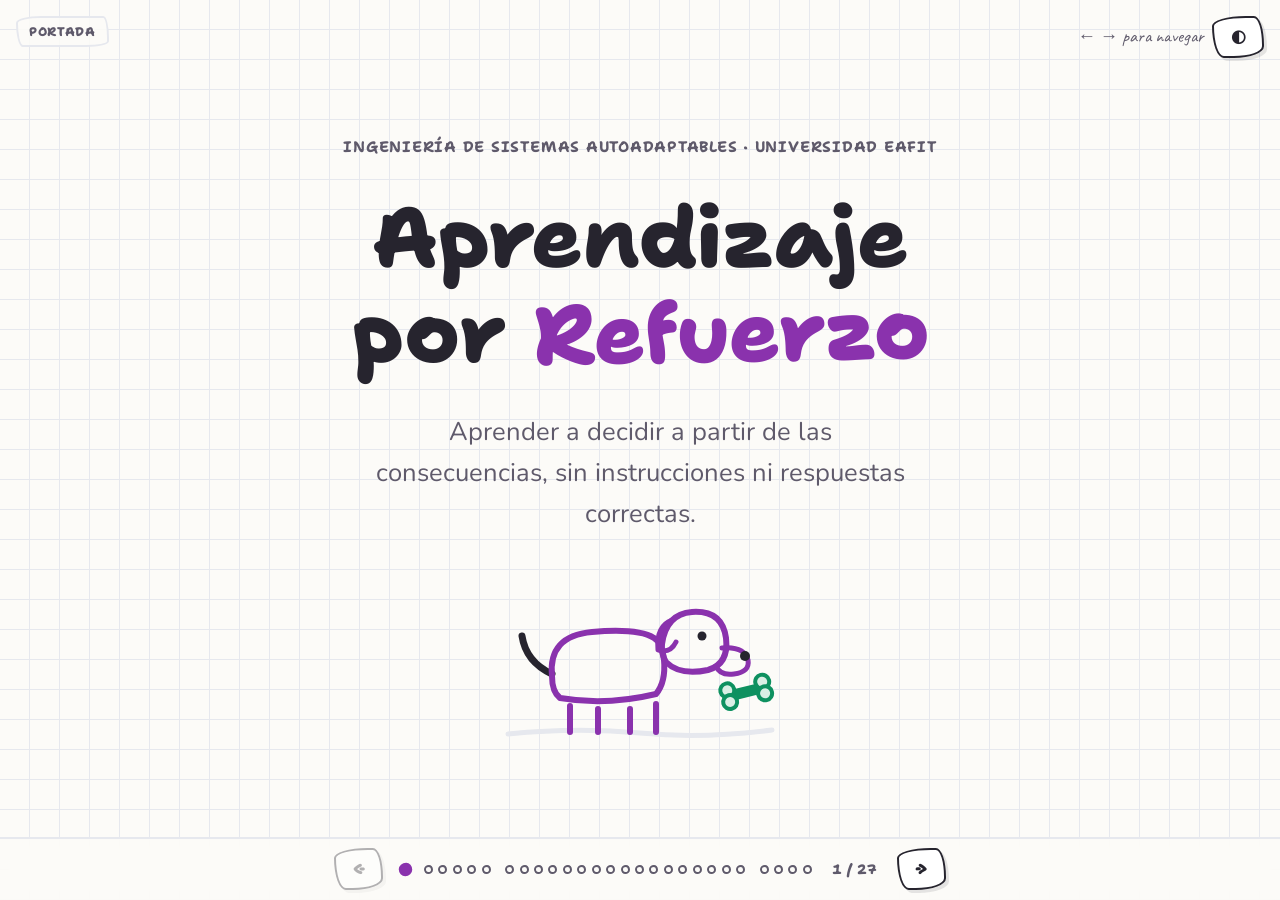
<file: presentacion/index.html>
<!doctype html>
<html lang="es" data-theme="light">
<head>
<meta charset="utf-8">
<meta name="viewport" content="width=device-width, initial-scale=1">
<title>Aprendizaje por Refuerzo</title>
<link rel="preconnect" href="https://fonts.googleapis.com">
<link rel="preconnect" href="https://fonts.gstatic.com" crossorigin>
<link rel="stylesheet" href="https://fonts.googleapis.com/css2?family=Caveat:wght@500;700&family=Nunito:ital,wght@0,400;0,700;0,900;1,600&family=Shantell+Sans:ital,wght@0,500;0,700;0,800;1,700&display=swap">
<link rel="stylesheet" href="sistema.css">
</head>
<body>

<script>
/* El visor de Artifacts envuelve esta página en su propio <html> (el
   data-theme="light" de la etiqueta <html> de arriba no es el elemento raíz
   real ahí, así que no sirve por sí solo) Y ADEMÁS, tras cargar, le hace un
   postMessage a la ventana padre preguntando el tema del cliente de Claude
   y REESCRIBE data-theme con la respuesta — de forma asíncrona, después de
   que cualquier script nuestro ya haya corrido una sola vez. Por eso fijar
   el valor una sola vez al cargar no basta: minutos o milisegundos después
   el visor lo pisa con "dark" si el cliente del usuario está en oscuro.
   Solución: vigilar el atributo y devolverlo a claro cada vez que alguien
   más lo cambie, hasta que la propia persona haga clic en el botón ◐ — a
   partir de ahí se respeta su elección y se deja de vigilar. */
(function () {
  var raiz = document.documentElement;
  var manual = false;

  function forzarClaro() {
    if (!manual && raiz.dataset.theme !== 'light') raiz.dataset.theme = 'light';
  }

  forzarClaro();
  new MutationObserver(forzarClaro).observe(raiz, { attributes: true, attributeFilter: ['data-theme'] });

  addEventListener('DOMContentLoaded', function () {
    document.getElementById('tema').addEventListener('click', function () {
      manual = true;
      var esOscuro = raiz.dataset.theme === 'dark';
      raiz.dataset.theme = esOscuro ? 'light' : 'dark';
    });
  });
})();
</script>

<div class="momento-actual" id="momentoActual">Portada</div>

<div class="pista">
  <span class="anotacion">← → para navegar</span>
  <button class="boton" id="tema" type="button" aria-label="Cambiar entre modo claro y oscuro">◐</button>
</div>

<div class="escenario" id="escenario">

<!-- ══════════ PORTADA ══════════ -->
<section class="lamina portada activa" data-momento="0" aria-label="Portada">
  <div class="lienzo">
    <p class="creditos">Ingeniería de Sistemas Autoadaptables · Universidad EAFIT</p>
    <h1>Aprendizaje<br>por <span class="destaca">Refuerzo</span></h1>
    <p class="subtitulo">Aprender a decidir a partir de las consecuencias, sin instrucciones ni respuestas correctas.</p>
    <div class="diagrama" style="max-width:min(300px, 42vw, 34vh);margin-inline:auto">
      <svg viewBox="0 0 300 190" role="img" aria-label="Un perro dibujado a mano junto a un premio">
        <path class="trazo" d="M18 168 q 70 -7 132 -1 t 132 -3" stroke="var(--rejilla)" stroke-width="5"/>
        <g class="menea">
          <path class="trazo" d="M62 108 q -26 -12 -30 -38" stroke="var(--tinta)" stroke-width="7"/>
        </g>
        <path class="trazo" d="M62 110 q -4 -40 40 -44 q 46 -4 62 6 q 8 4 10 22 q 2 22 -8 34 q -50 12 -96 4 q -8 -6 -8 -22 z"
              fill="var(--morado-lav)" stroke="var(--morado)" stroke-width="6"/>
        <path class="trazo" d="M80 140 v 26 M108 143 v 23 M140 143 v 23 M166 138 v 28" stroke="var(--morado)" stroke-width="6"/>
        <path class="trazo" d="M172 78 q 4 -30 30 -32 q 30 -2 34 26 q 3 26 -18 32 q -28 6 -42 -8 q -5 -8 -4 -18 z"
              fill="var(--morado-lav)" stroke="var(--morado)" stroke-width="6"/>
        <path class="trazo" d="M182 54 q -16 6 -14 30 q 12 4 18 -8" fill="var(--morado)" stroke="var(--morado)" stroke-width="5"/>
        <path class="trazo" d="M232 82 q 22 -2 26 12 q 2 12 -14 14 q -14 2 -18 -8" fill="var(--papel-alto)" stroke="var(--morado)" stroke-width="5"/>
        <circle cx="255" cy="90" r="5" fill="var(--tinta)"/>
        <circle cx="212" cy="70" r="4.5" fill="var(--tinta)"/>
        <!-- El hueso va justo delante del hocico (el perro mira a la derecha),
             no bajo la cola. Centrado en ~(256,126), el morro está en (255,90). -->
        <g transform="translate(230,120) rotate(-14)">
          <path class="trazo" d="M6 12 h 34" stroke="var(--verde)" stroke-width="11"/>
          <circle cx="6"  cy="6"  r="7" fill="var(--verde-lav)" stroke="var(--verde)" stroke-width="4"/>
          <circle cx="6"  cy="18" r="7" fill="var(--verde-lav)" stroke="var(--verde)" stroke-width="4"/>
          <circle cx="42" cy="6"  r="7" fill="var(--verde-lav)" stroke="var(--verde)" stroke-width="4"/>
          <circle cx="42" cy="18" r="7" fill="var(--verde-lav)" stroke="var(--verde)" stroke-width="4"/>
        </g>
      </svg>
    </div>
  </div>
</section>

<!-- ══════════ MOMENTO 1 ══════════ -->
<section class="lamina divisor" data-momento="1" aria-label="Momento 1">
  <div class="lienzo">
    <span class="numero">1</span>
    <h2>Tres formas<br>de aprender</h2>
    <p class="lema">Empezamos por dos que quizás ya conozcas, el supervisado y el no supervisado, y una tercera que seguramente no, el refuerzo. Verlas juntas es la forma más rápida de entender qué distingue a esta última.</p>
  </div>
</section>

<section class="lamina" data-momento="1" aria-label="Los tres tipos de aprendizaje">
  <div class="lienzo lienzo--ancho">
    <h2 class="titulo-lamina">Tres formas de aprender
      <span class="sub">Cada familia responde a una pregunta distinta; la tercera es la que nos ocupa hoy.</span>
    </h2>
    <div class="tres">
      <article class="caja" data-color="azul" style="color:var(--azul)">
        <svg class="icono" viewBox="0 0 120 76" role="img" aria-label="Puntos etiquetados y una marca de acierto">
          <path class="trazo" d="M14 60 q 40 -46 92 -44" stroke="var(--azul)" stroke-width="4.5"/>
          <circle cx="30" cy="30" r="8" fill="var(--azul)"/>
          <circle cx="52" cy="20" r="8" fill="var(--azul)"/>
          <circle cx="42" cy="58" r="8" fill="none" stroke="var(--azul)" stroke-width="4"/>
          <circle cx="76" cy="56" r="8" fill="none" stroke="var(--azul)" stroke-width="4"/>
          <path class="trazo" d="M92 22 l 7 8 l 14 -17" stroke="var(--verde)" stroke-width="5"/>
        </svg>
        <span class="etiqueta">Supervisado</span>
        <h3>Con respuestas</h3>
        <p>Miles de ejemplos <em>ya resueltos</em>. El modelo aprende a reproducir la etiqueta correcta.</p>
        <p class="pregunta">«¿Qué es esto?»</p>
      </article>

      <article class="caja caja--b" data-color="naranja" style="color:var(--naranja)">
        <svg class="icono" viewBox="0 0 120 76" role="img" aria-label="Dos grupos de puntos rodeados">
          <path class="trazo" d="M12 34 q 4 -22 24 -20 q 20 2 18 22 q -2 18 -22 18 q -22 0 -20 -20 z" stroke="var(--naranja)" stroke-width="4.5"/>
          <path class="trazo" d="M66 46 q 2 -26 24 -24 q 22 2 20 22 q -2 18 -22 18 q -24 0 -22 -16 z" stroke="var(--naranja)" stroke-width="4.5"/>
          <circle cx="26" cy="30" r="5.5" fill="var(--naranja)"/>
          <circle cx="40" cy="38" r="5.5" fill="var(--naranja)"/>
          <circle cx="32" cy="44" r="5.5" fill="var(--naranja)"/>
          <circle cx="82" cy="42" r="5.5" fill="var(--naranja)"/>
          <circle cx="94" cy="50" r="5.5" fill="var(--naranja)"/>
          <circle cx="86" cy="56" r="5.5" fill="var(--naranja)"/>
        </svg>
        <span class="etiqueta">No supervisado</span>
        <h3>Sin respuestas</h3>
        <p>Solo datos, ninguna etiqueta. Busca por su cuenta <em>qué se parece a qué</em>.</p>
        <p class="pregunta">«¿Qué hay aquí dentro?»</p>
      </article>

      <article class="caja caja--c" data-color="morado" style="color:var(--morado)">
        <svg class="icono" viewBox="0 0 120 76" role="img" aria-label="Un rastro que avanza hacia una estrella">
          <path class="trazo flujo" d="M10 64 q 24 6 36 -12 q 12 -18 32 -10" stroke="var(--morado)" stroke-width="4.5"/>
          <circle cx="10" cy="64" r="6" fill="var(--morado)"/>
          <circle cx="46" cy="52" r="5" fill="var(--morado)" opacity=".55"/>
          <circle cx="78" cy="42" r="5" fill="var(--morado)" opacity=".8"/>
          <path d="M99 6 l 4.5 10.5 l 11.5 1 l -8.7 7.8 l 2.6 11.3 l -9.9 -6.1 l -9.9 6.1 l 2.6 -11.3 l -8.7 -7.8 l 11.5 -1 z"
                fill="var(--amarillo)" stroke="var(--tinta)" stroke-width="2.5" stroke-linejoin="round"/>
        </svg>
        <span class="etiqueta">Por refuerzo</span>
        <h3>Con consecuencias</h3>
        <p>Nadie da la respuesta. Prueba, recibe premio o castigo, y <em>ajusta su conducta</em>.</p>
        <p class="pregunta">«¿Qué me conviene hacer?»</p>
      </article>
    </div>
  </div>
</section>

<section class="lamina" data-momento="1" aria-label="Qué comparten el aprendizaje supervisado y el no supervisado">
  <div class="lienzo lienzo--ancho">
    <h2 class="titulo-lamina">Qué comparten el supervisado y el no supervisado
      <span class="sub">Se diferencian en si hay etiquetas o no, pero comparten tres supuestos de fondo que el refuerzo rompe.</span>
    </h2>
    <div class="dos">
      <article class="caja" data-color="azul">
        <span class="etiqueta" style="color:var(--azul)">Supervisado y no supervisado</span>
        <ul class="lista lista--azul">
          <li>Los datos <b>ya existen</b> y están quietos en una tabla.</li>
          <li>Acierte o falle, <b>ve exactamente los mismos datos después</b>: nada de lo que haga cambia lo que le toca ver.</li>
          <li><b>El orden da igual</b>: barajar el dataset no altera nada.</li>
        </ul>
      </article>
      <article class="caja caja--b" data-color="morado">
        <span class="etiqueta" style="color:var(--morado)">Por refuerzo</span>
        <ul class="lista">
          <li>El agente <b>fabrica sus propios datos</b> con cada decisión.</li>
          <li>Lo que hace hoy <b>determina qué verá mañana</b>.</li>
          <li><b>El orden lo es todo</b>: si mueves las decisiones de lugar, cambias lo que pasa después.</li>
        </ul>
      </article>
    </div>
    <p class="anotacion" style="text-align:center">Por eso no es «un tercer algoritmo»: es otro tipo de problema.</p>
  </div>
</section>

<section class="lamina" data-momento="1" aria-label="Feedback instructivo frente a evaluativo">
  <div class="lienzo lienzo--ancho">
    <h2 class="titulo-lamina">Feedback instructivo frente a evaluativo
      <span class="sub">No está en los datos, sino en lo que recibe de vuelta el que aprende. El refuerzo recibe una <b>nota</b> sobre lo que hizo (evaluativo); los otros dos reciben la respuesta o nada, pero nunca una nota que lo empuje a explorar.</span>
    </h2>
    <div class="dos">
      <article class="caja" data-color="azul">
        <span class="etiqueta" style="color:var(--azul)">Instructivo · o sin señal</span>
        <h3>«La respuesta era: gato»</h3>
        <p>El <b>supervisado</b> recibe la respuesta correcta, ya resuelta. El <b>no supervisado</b> no recibe ninguna: solo busca estructura en los datos. En ninguno de los dos el que aprende descubre algo <b>probando</b>.</p>
        <p class="pregunta" style="color:var(--azul)">No hace falta explorar.</p>
      </article>
      <article class="caja caja--b" data-color="morado">
        <span class="etiqueta" style="color:var(--morado)">Evaluativo</span>
        <h3>«Eso valió 3 puntos»</h3>
        <p>Así aprende el <b>refuerzo</b>: te puntúan lo que hiciste, y callan sobre si existía algo mejor. Solo juzga, no enseña.</p>
        <p class="pregunta" style="color:var(--morado)">¿Habrá algo que valga 10?</p>
      </article>
    </div>
    <div class="caja" data-color="amarillo" style="transform:rotate(-.3deg)">
      <p><span class="resalta">La única forma de averiguarlo es probar.</span> Por eso la exploración no es un añadido opcional del algoritmo, sino una consecuencia de recibir notas en vez de respuestas. Se retoma más adelante.</p>
    </div>
  </div>
</section>

<section class="lamina" data-momento="1" aria-label="El bucle entre agente y entorno">
  <div class="lienzo lienzo--ancho">
    <h2 class="titulo-lamina">El bucle que se ejecuta en el Aprendizaje por Refuerzo
      <span class="sub">El agente actúa, el entorno responde y el agente aprende; el ciclo se repite miles de veces.</span>
    </h2>
    <div class="diagrama">
      <svg viewBox="0 0 900 430" role="img" aria-label="El agente ejecuta una acción sobre el entorno, y el entorno le devuelve un nuevo estado y una recompensa">
        <defs>
          <marker id="pta-morado" viewBox="0 0 12 12" refX="9" refY="6" markerWidth="6" markerHeight="6" orient="auto-start-reverse">
            <path d="M1 1 L11 6 L1 11 z" fill="var(--morado)"/>
          </marker>
          <marker id="pta-azul" viewBox="0 0 12 12" refX="9" refY="6" markerWidth="6" markerHeight="6" orient="auto-start-reverse">
            <path d="M1 1 L11 6 L1 11 z" fill="var(--azul)"/>
          </marker>
        </defs>
        <text class="rotulo" x="450" y="56" text-anchor="middle" font-size="32" fill="var(--morado)">acción</text>
        <text class="rotulo-min" x="450" y="92" text-anchor="middle" font-size="26" fill="var(--tinta-suave)">«giro a la izquierda»</text>
        <path class="trazo flujo" d="M334 188 C 400 104, 500 104, 560 186"
              stroke="var(--morado)" stroke-width="6" marker-end="url(#pta-morado)"/>
        <g transform="rotate(-0.6 195 222)">
          <rect x="60" y="162" width="270" height="120" rx="26" fill="var(--morado-lav)" stroke="var(--morado)" stroke-width="6"/>
          <text class="rotulo" x="195" y="214" text-anchor="middle" font-size="40" fill="var(--tinta)">AGENTE</text>
          <text class="rotulo-min" x="195" y="250" text-anchor="middle" font-size="27" fill="var(--tinta-suave)">el que aprende</text>
        </g>
        <g transform="rotate(0.6 705 222)">
          <rect x="570" y="162" width="270" height="120" rx="26" fill="var(--azul-lav)" stroke="var(--azul)" stroke-width="6"/>
          <text class="rotulo" x="705" y="214" text-anchor="middle" font-size="40" fill="var(--tinta)">ENTORNO</text>
          <text class="rotulo-min" x="705" y="250" text-anchor="middle" font-size="27" fill="var(--tinta-suave)">el mundo</text>
        </g>
        <path class="trazo flujo" d="M566 256 C 500 340, 400 340, 340 258"
              stroke="var(--azul)" stroke-width="6" marker-end="url(#pta-azul)"/>
        <text class="rotulo" x="450" y="384" text-anchor="middle" font-size="32"><tspan fill="var(--azul)">nuevo estado</tspan><tspan fill="var(--tinta-suave)"> + </tspan><tspan fill="var(--verde)">recompensa</tspan></text>
        <text class="rotulo-min" x="450" y="418" text-anchor="middle" font-size="26" fill="var(--tinta-suave)">«dónde estoy · qué tal lo hice»</text>
      </svg>
    </div>
    <div class="cuatro">
      <article class="caja" data-color="azul"><h3 style="color:var(--azul)">Estado · s</h3><p>Lo que el agente ve del mundo ahora mismo.</p></article>
      <article class="caja caja--b" data-color="morado"><h3 style="color:var(--morado)">Acción · a</h3><p>Lo que puede hacer desde ese estado.</p></article>
      <article class="caja caja--c" data-color="verde"><h3 style="color:var(--verde)">Recompensa · r</h3><p>Un número. Ni explicación, ni instrucciones.</p></article>
      <article class="caja" data-color="amarillo"><h3 style="color:var(--amarillo)">Política · π</h3><p>Su forma de decidir: de estado a acción.</p></article>
    </div>
  </div>
</section>

<!-- ══════════ MOMENTO 2 ══════════ -->
<section class="lamina divisor" data-momento="2" aria-label="Momento 2">
  <div class="lienzo">
    <span class="numero">2</span>
    <h2>Por dentro</h2>
    <p class="lema">En el Momento 1 vimos <em>qué</em> es el bucle agente–entorno. Ahora vamos a <em>resolverlo</em>: cómo hace el agente para encontrar la mejor forma de decidir. Se llega en tres pasos encadenados.</p>
  </div>
</section>

<section class="lamina" data-momento="2" aria-label="Qué problema resuelve el aprendizaje por refuerzo">
  <div class="lienzo lienzo--ancho">
    <h2 class="titulo-lamina">¿Qué intenta resolver?
      <span class="sub">Dicho brevemente, <b>encontrar por prueba y error la mejor secuencia de decisiones para lograr un objetivo</b>, sin que nadie diga de antemano cuál es la decisión correcta en cada paso.</span>
    </h2>
    <p class="anotacion" style="text-align:center">Parece sencillo, pero esconde <b>tres dificultades</b>; todo lo que sigue responde a cada una.</p>
    <div class="tres">
      <article class="caja" data-color="amarillo">
        <span class="etiqueta" style="color:var(--amarillo)">Dificultad 1</span>
        <h3>El resultado llega tarde</h3>
        <p>Pierdes la partida de ajedrez en la jugada 60, pero el error estuvo en la 12. Entre esas dos tomaste 48 decisiones más. <b>¿Cuál de todas fue la mala?</b></p>
        <p class="pregunta" style="color:var(--amarillo)">→ Habrá que medir el futuro, no solo el premio de ahora.</p>
      </article>
      <article class="caja caja--b" data-color="naranja">
        <span class="etiqueta" style="color:var(--naranja)">Dificultad 2</span>
        <h3>Nadie dice si había algo mejor</h3>
        <p>Solo le puntúan lo que hizo. Si se limita a repetir lo que ya le funciona, <b>nunca descubrirá que existía una opción superior.</b></p>
        <p class="pregunta" style="color:var(--naranja)">→ Habrá que obligarlo a probar de vez en cuando.</p>
      </article>
      <article class="caja caja--c" data-color="azul">
        <span class="etiqueta" style="color:var(--azul)">Dificultad 3</span>
        <h3>No conoce las reglas del mundo</h3>
        <p>Nadie le entrega un manual: no sabe a dónde lo llevará cada acción hasta que la prueba. <b>Tiene que deducirlo actuando.</b></p>
        <p class="pregunta" style="color:var(--azul)">→ Habrá que aprender jugando, sin manual.</p>
      </article>
    </div>
  </div>
</section>

<section class="lamina" data-momento="2" aria-label="El plan del momento 2">
  <div class="lienzo lienzo--ancho">
    <h2 class="titulo-lamina">El plan: tres pasos
      <span class="sub">Todo lo que viene responde a una sola pregunta: <b>¿cómo encuentra el agente la mejor forma de decidir?</b> No se llega de un salto, sino en tres pasos que dependen uno del otro.</span>
    </h2>
    <div class="tres">
      <article class="caja" data-color="azul">
        <span class="etiqueta" style="color:var(--azul)">Paso 1</span>
        <h3>Escribir el mundo</h3>
        <p>Sin un lenguaje matemático para describir el problema, no hay nada que resolver. Aquí aparecen <b>Markov</b> y el <b>MDP</b>.</p>
      </article>
      <article class="caja caja--b" data-color="verde">
        <span class="etiqueta" style="color:var(--verde)">Paso 2</span>
        <h3>Medir qué es «bueno»</h3>
        <p>Para comparar dos formas de decidir hay que poder puntuarlas. Aquí aparecen el <b>retorno</b>, el <b>valor</b> y <b>Bellman</b>.</p>
      </article>
      <article class="caja caja--c" data-color="morado">
        <span class="etiqueta" style="color:var(--morado)">Paso 3</span>
        <h3>Encontrar la mejor</h3>
        <p>Ya se puede buscar. Dos caminos, según conozcas o no las reglas del mundo: <b>con mapa</b>, o <b>aprendiendo de la experiencia</b>.</p>
      </article>
    </div>
    <p class="anotacion" style="text-align:center">Cada lámina que sigue lleva marcado a qué paso pertenece.</p>
  </div>
</section>

<section class="lamina" data-momento="2" aria-label="La propiedad de Markov">
  <div class="lienzo lienzo--ancho">
    <h2 class="titulo-lamina">Paso 1 · La propiedad de Markov
      <span class="sub">Para resolver el problema hay que poder escribirlo. Obstáculo: si el futuro dependiera de <em>todo</em> lo ocurrido desde el principio, no habría forma de calcular nada. Esta suposición lo vuelve manejable.</span>
    </h2>
    <div class="caja" data-color="azul" style="transform:rotate(.25deg)">
      <p class="formula formula--peq">
        P(<span class="v-estado">s<sub>t+1</sub></span> | <span class="v-estado">s<sub>t</sub></span>)
        &nbsp;=&nbsp;
        P(<span class="v-estado">s<sub>t+1</sub></span> | <span class="v-estado">s<sub>1</sub></span>, <span class="v-estado">s<sub>2</sub></span>, …, <span class="v-estado">s<sub>t</sub></span>)
      </p>
    </div>
    <div class="dos">
      <article class="caja" data-color="azul">
        <h3 style="color:var(--azul)">Qué es cada símbolo</h3>
        <div class="leyenda">
          <div><b>P(…)</b><span>La probabilidad de que ocurra lo de dentro.</span></div>
          <div><b>|</b><span>«sabiendo que»: lo que va detrás es lo que ya conoces.</span></div>
          <div><b>s<sub>t</sub></b><span>El estado en el instante actual.</span></div>
          <div><b>s<sub>t+1</sub></b><span>El estado en el instante siguiente.</span></div>
          <div><b>s<sub>1</sub>…s<sub>t</sub></b><span>Toda la historia, del inicio hasta ahora.</span></div>
        </div>
      </article>
      <article class="caja caja--b" data-color="amarillo">
        <h3 style="color:var(--amarillo)">Qué dice la ecuación</h3>
        <p>Izquierda: probabilidad del siguiente estado <b>sabiendo solo el presente</b>. Derecha: la misma, <b>sabiendo toda la historia</b>. <span class="resalta">El «=» afirma que son idénticas</span>. El pasado no aporta nada que el presente no diga ya.</p>
      </article>
    </div>
  </div>
</section>

<section class="lamina" data-momento="2" aria-label="Markov en la práctica">
  <div class="lienzo lienzo--ancho">
    <h2 class="titulo-lamina">Paso 1 · Markov, en la práctica
      <span class="sub">Si los dos lados de la ecuación dan lo mismo, se cumple Markov y basta con el presente. Si dan distinto, falta información en el estado. La misma pelota sirve para los dos casos.</span>
    </h2>
    <div class="dos">
      <article class="caja" data-color="naranja">
        <h3 style="color:var(--naranja)">Los dos lados NO coinciden</h3>
        <p>El estado es <b>solo la posición</b> de una pelota en el aire. Con eso no puedes predecir dónde estará dentro de un segundo, pero viendo los instantes anteriores sí, porque deducirías hacia dónde iba.</p>
        <p class="pregunta" style="color:var(--naranja)">La historia sí aportaba, así que Markov no se cumple.</p>
      </article>
      <article class="caja caja--b" data-color="verde">
        <h3 style="color:var(--verde)">Los dos lados coinciden</h3>
        <p>El estado es <b>posición y velocidad</b>. Ahora conocer toda la historia no te daría ni un dato más útil del que ya tienes en este instante.</p>
        <p class="pregunta" style="color:var(--verde)">Basta el presente, así que Markov se cumple.</p>
      </article>
    </div>
    <p class="anotacion" style="text-align:center">Por eso, al plantear un problema de refuerzo, la primera decisión es <b>qué meter dentro del estado</b>: si falta algo, el agente no podrá predecir ni aprender bien.</p>
  </div>
</section>

<section class="lamina" data-momento="2" aria-label="Cadena de Markov">
  <div class="lienzo lienzo--ancho">
    <h2 class="titulo-lamina">Paso 1 · Una cadena de Markov
      <span class="sub">¿Por qué hablamos de esto en una charla de refuerzo? Porque <b>el entorno del bucle es exactamente un mundo así</b>, que cambia de estado con ciertas probabilidades. Es lo más simple que se puede construir aceptando Markov, y aún no hay acciones ni un agente que decida.</span>
    </h2>
    <div class="diagrama">
      <svg viewBox="0 0 900 400" role="img" aria-label="Cadena de Markov del clima: soleado se mantiene con 0.6 y pasa a nublado con 0.4; nublado se mantiene con 0.3 y pasa a lluvia con 0.7; de lluvia se vuelve a soleado con probabilidad 1">
        <defs>
          <marker id="pta-est" viewBox="0 0 12 12" refX="10" refY="6" markerWidth="6" markerHeight="6" orient="auto-start-reverse">
            <path d="M1 1 L11 6 L1 11 z" fill="var(--azul)"/>
          </marker>
        </defs>

        <!-- bucles propios, con las etiquetas por encima del arco (ápice y≈55) -->
        <text class="rotulo" x="150" y="30" text-anchor="middle" font-size="27" fill="var(--tinta-suave)">0.6</text>
        <path class="trazo" d="M112 118 C 92 34, 208 34, 188 118" stroke="var(--azul)" stroke-width="5" marker-end="url(#pta-est)"/>
        <text class="rotulo" x="450" y="30" text-anchor="middle" font-size="27" fill="var(--tinta-suave)">0.3</text>
        <path class="trazo" d="M412 118 C 392 34, 508 34, 488 118" stroke="var(--azul)" stroke-width="5" marker-end="url(#pta-est)"/>

        <!-- transiciones entre estados, rectas en el hueco -->
        <text class="rotulo" x="298" y="150" text-anchor="middle" font-size="27" fill="var(--tinta-suave)">0.4</text>
        <path class="trazo" d="M230 180 H 364" stroke="var(--azul)" stroke-width="5" marker-end="url(#pta-est)"/>
        <text class="rotulo" x="598" y="150" text-anchor="middle" font-size="27" fill="var(--tinta-suave)">0.7</text>
        <path class="trazo" d="M530 180 H 664" stroke="var(--azul)" stroke-width="5" marker-end="url(#pta-est)"/>

        <!-- estados -->
        <circle cx="150" cy="180" r="72" fill="var(--azul-lav)" stroke="var(--azul)" stroke-width="6"/>
        <text class="rotulo" x="150" y="190" text-anchor="middle" font-size="24" fill="var(--tinta)">SOLEADO</text>
        <circle cx="450" cy="180" r="72" fill="var(--azul-lav)" stroke="var(--azul)" stroke-width="6"/>
        <text class="rotulo" x="450" y="190" text-anchor="middle" font-size="24" fill="var(--tinta)">NUBLADO</text>
        <circle cx="750" cy="180" r="72" fill="var(--azul-lav)" stroke="var(--azul)" stroke-width="6"/>
        <text class="rotulo" x="750" y="190" text-anchor="middle" font-size="24" fill="var(--tinta)">LLUVIA</text>

        <!-- retorno, con la etiqueta por debajo del arco (ápice y≈325) -->
        <path class="trazo" d="M748 250 C 700 350, 200 350, 152 250" stroke="var(--azul)" stroke-width="5" marker-end="url(#pta-est)"/>
        <text class="rotulo" x="450" y="376" text-anchor="middle" font-size="27" fill="var(--tinta-suave)">1.0</text>
      </svg>
    </div>
    <p class="anotacion" style="text-align:center">Las salidas de cada estado suman 1. El sistema evoluciona sin intervención; solo se observa.</p>
  </div>
</section>

<section class="lamina" data-momento="2" aria-label="De cadena de Markov a proceso de decisión de Markov">
  <div class="lienzo lienzo--ancho">
    <h2 class="titulo-lamina">Paso 1 · De mirar a decidir
      <span class="sub">A esa cadena le faltan dos cosas para describir nuestro problema: <em>premios</em> y <em>decisiones</em>. Se añaden una por una, y al final tenemos el <b>proceso de decisión de Markov</b>, abreviado <b>MDP</b>.</span>
    </h2>
    <div class="tres">
      <article class="caja" data-color="azul">
        <span class="etiqueta" style="color:var(--azul)">Escalón 1</span>
        <h3>Cadena de Markov</h3>
        <p class="formula formula--peq" style="text-align:left">⟨ <span class="v-estado">S</span>, P ⟩</p>
        <p>Estados y transiciones. El sistema cambia por sí solo; solo se observa.</p>
      </article>
      <article class="caja caja--b" data-color="verde">
        <span class="etiqueta" style="color:var(--verde)">Escalón 2</span>
        <h3>Proceso de recompensa</h3>
        <p class="formula formula--peq" style="text-align:left">⟨ <span class="v-estado">S</span>, P, <span class="v-premio">R</span>, <span class="v-gamma">γ</span> ⟩</p>
        <p>Ahora además puntúa. Se sigue observando, pero ya se sabe qué conviene.</p>
      </article>
      <article class="caja caja--c" data-color="morado">
        <span class="etiqueta" style="color:var(--morado)">Escalón 3</span>
        <h3>Proceso de decisión (MDP)</h3>
        <p class="formula formula--peq" style="text-align:left">⟨ <span class="v-estado">S</span>, <span class="v-accion">A</span>, P, <span class="v-premio">R</span>, <span class="v-gamma">γ</span> ⟩</p>
        <p>Aparecen las acciones: ahora se decide, y el entorno responde.</p>
      </article>
    </div>
    <div class="caja" data-color="amarillo" style="transform:rotate(-.3deg)">
      <p>Este último, el <b>MDP</b>, es la versión completa. En la próxima lámina vemos qué significa cada letra, y por qué el MDP es <b>la forma de plantear el problema</b> que el <b>Aprendizaje por Refuerzo</b> (o <i>Reinforcement Learning</i>, <b>RL</b>) resuelve. El MDP es el <em>problema</em> y RL es uno de los <em>métodos</em> para resolverlo.</p>
    </div>
  </div>
</section>

<section class="lamina" data-momento="2" aria-label="Definición formal de Aprendizaje por Refuerzo">
  <div class="lienzo lienzo--ancho">
    <h2 class="titulo-lamina">Paso 1 completo · Ya podemos definirlo
      <span class="sub">Con el lenguaje ya construido, la definición de Aprendizaje por Refuerzo deja de ser abstracta. Cada letra del MDP tiene nombre.</span>
    </h2>
    <div class="leyenda">
      <div><b style="color:var(--azul)">S</b><span>Todos los estados posibles.</span></div>
      <div><b style="color:var(--morado)">A</b><span>Todas las acciones posibles.</span></div>
      <div><b style="color:var(--azul)">P</b><span>Las reglas del mundo: a qué estado lleva cada acción.</span></div>
      <div><b style="color:var(--verde)">R</b><span>La recompensa de cada paso.</span></div>
      <div><b style="color:var(--naranja)">γ</b><span>Cuánto le importa al agente el futuro.</span></div>
    </div>
    <div class="caja" data-color="morado" style="transform:rotate(-.2deg)">
      <p style="margin-bottom:.5em"><span class="resalta">Nada de esto es nuevo.</span> S, A, R y la política π ya aparecieron en el bucle del Momento 1, solo que sin nombre matemático. P y γ son lo que Markov añade, es decir, la certeza de que el presente basta y una forma de pesar el futuro.</p>
      <p><b>Aprendizaje por Refuerzo</b> es encontrar la política óptima <b>π*</b> (la que consigue el mejor resultado posible) para un Proceso de Decisión de Markov, <b>aprendiendo de la experiencia</b> porque nadie entrega P ni R de antemano.</p>
    </div>
    <p class="anotacion" style="text-align:center">Con el Paso 1 ya sabemos <b>qué</b> buscamos. El Paso 2 responde <b>cómo se mide</b>, y el Paso 3, <b>cómo se encuentra</b>.</p>
  </div>
</section>

<section class="lamina" data-momento="2" aria-label="El retorno y el factor de descuento">
  <div class="lienzo lienzo--ancho">
    <h2 class="titulo-lamina">Paso 2 · El objetivo es el retorno, no la recompensa inmediata
      <span class="sub">Para comparar dos políticas hay que puntuarlas. Lo primero es fijar qué maximiza el agente, que no es <span class="v-premio">r</span> sino <b>G</b>.</span>
    </h2>
    <div class="caja" data-color="verde" style="transform:rotate(.25deg)">
      <p class="formula">
        <b>G<sub>t</sub></b> &nbsp;=&nbsp; <span class="v-premio">r<sub>t+1</sub></span>
        &nbsp;+&nbsp; <span class="v-gamma">γ</span> <span class="v-premio">r<sub>t+2</sub></span>
        &nbsp;+&nbsp; <span class="v-gamma">γ</span><sup>2</sup> <span class="v-premio">r<sub>t+3</sub></span>
        &nbsp;+&nbsp; …
      </p>
    </div>
    <div class="dos">
      <article class="caja" data-color="verde">
        <h3 style="color:var(--verde)">Qué es cada símbolo</h3>
        <div class="leyenda">
          <div><b>G<sub>t</sub></b><span>El retorno: todo lo que el agente ganará desde ahora.</span></div>
          <div><b>r<sub>t+1</sub>…</b><span>Cada recompensa que va llegando, paso a paso.</span></div>
          <div><b>γ</b><span>El descuento: entre 0 y 1, resta peso al futuro.</span></div>
          <div><b>γ<sup>2</sup>, γ<sup>3</sup></b><span>Cuanto más lejos, más veces se multiplica: pesa menos.</span></div>
        </div>
      </article>
      <article class="caja caja--b" data-color="amarillo">
        <h3 style="color:var(--amarillo)">Qué dice la ecuación</h3>
        <p><span class="resalta">Suma todo el premio venidero, pero descontando lo que tarda en llegar.</span> Un <b>G</b> alto significa «desde aquí, el futuro pinta bien». Como es el número que el agente intenta maximizar, <b>comparar dos políticas es comparar sus G</b>.</p>
      </article>
    </div>
  </div>
</section>

<section class="lamina" data-momento="2" aria-label="Por qué el futuro pesa menos">
  <div class="lienzo lienzo--ancho">
    <h2 class="titulo-lamina">Paso 2 · Por qué el futuro pesa menos
      <span class="sub">Cada vez que una recompensa se aleja un paso, se multiplica otra vez por <span class="v-gamma">γ</span>. Así se ve cuánto vale realmente un premio según lo que tarde en llegar.</span>
    </h2>
    <!-- Tipografía interna grande a propósito: al limitar la altura el SVG se
         escala a una fracción, y con fuentes pequeñas quedaba ilegible. -->
    <div class="diagrama" style="--tope-diagrama:28vh">
      <svg viewBox="0 0 900 300" role="img" aria-label="Con gamma 0.9 el peso de una recompensa cae de 1.00 en el paso siguiente a 0.35 once pasos después">
        <path class="trazo" d="M30 232 H 870" stroke="var(--rejilla)" stroke-width="5"/>
        <g fill="var(--naranja)">
          <rect x="45"  y="60"  width="110" height="170" rx="8"/>
          <rect x="185" y="92"  width="110" height="138" rx="8"/>
          <rect x="325" y="118" width="110" height="112" rx="8"/>
          <rect x="465" y="140" width="110" height="90"  rx="8"/>
          <rect x="605" y="157" width="110" height="73"  rx="8"/>
          <rect x="745" y="170" width="110" height="60"  rx="8"/>
        </g>
        <g class="rotulo" font-size="36" fill="var(--tinta)" text-anchor="middle">
          <text x="100" y="46">1.00</text>
          <text x="240" y="78">.81</text>
          <text x="380" y="104">.66</text>
          <text x="520" y="126">.53</text>
          <text x="660" y="143">.43</text>
          <text x="800" y="156">.35</text>
        </g>
        <g class="rotulo-min" font-size="34" fill="var(--tinta-suave)" text-anchor="middle">
          <text x="100" y="278">1</text>
          <text x="240" y="278">3</text>
          <text x="380" y="278">5</text>
          <text x="520" y="278">7</text>
          <text x="660" y="278">9</text>
          <text x="800" y="278">11</text>
        </g>
      </svg>
    </div>
    <p class="anotacion" style="text-align:center">Eje horizontal: dentro de cuántos pasos llega el premio. Altura: cuánto vale hoy, con <span class="v-gamma">γ</span> = 0.9.</p>
    <div class="dos">
      <article class="caja" data-color="naranja">
        <h3 style="color:var(--naranja)">γ cercano a 0</h3>
        <p>Solo cuenta el premio inmediato. El agente es <b>puro impulso</b>: nunca sacrificaría una pieza para ganar seis jugadas después.</p>
      </article>
      <article class="caja caja--b" data-color="verde">
        <h3 style="color:var(--verde)">γ cercano a 1</h3>
        <p>El futuro lejano casi pesa igual que el presente. El agente es <b>un estratega</b>: acepta perder ahora para ganar más tarde.</p>
      </article>
    </div>
  </div>
</section>

<section class="lamina" data-momento="2" aria-label="Política y funciones de valor">
  <div class="lienzo lienzo--ancho">
    <h2 class="titulo-lamina">Paso 2 · Las dos formas de medir «lo bueno»
      <span class="sub">El retorno <b>G</b> puntúa <em>una</em> partida concreta. Pero para aprender hace falta un número estable por estado y por acción. Eso son <b>V</b> y <b>Q</b>, y es lo que los algoritmos guardan y mejoran.</span>
    </h2>
    <div class="tres">
      <article class="caja" data-color="amarillo">
        <h3 style="color:var(--amarillo)">π(a|s) · la política</h3>
        <p>Su forma de comportarse: qué acción tomar en cada estado. <b>Es lo que queremos aprender.</b></p>
      </article>
      <article class="caja caja--b" data-color="azul">
        <h3 style="color:var(--azul)">V(s) · valor del estado</h3>
        <p>Cuánto futuro promete <b>estar aquí</b>, si sigo comportándome como me comporto.</p>
      </article>
      <article class="caja caja--c" data-color="morado">
        <h3 style="color:var(--morado)">Q(s,a) · valor de la acción</h3>
        <p>Cuánto futuro promete <b>hacer esto concreto</b> desde aquí, y luego seguir igual.</p>
      </article>
    </div>
    <div class="caja" data-color="verde" style="transform:rotate(-.3deg)">
      <p><span class="resalta">Q parece un detalle técnico y es la clave práctica.</span> Con solo <span class="v-estado">V</span> no puedes actuar, porque sabrías qué estados son buenos pero no a cuál te lleva cada acción, y para eso necesitarías el mapa del mundo. Con <span class="v-accion">Q</span> decides sin mapa, porque miras las acciones desde tu estado y eliges la de mayor valor.</p>
      <p class="formula formula--peq" style="margin-top:.7em">π*(<span class="v-estado">s</span>) &nbsp;=&nbsp; arg max<sub style="font-size:.62em"><span class="v-accion">a</span></sub> &nbsp;Q*(<span class="v-estado">s</span>, <span class="v-accion">a</span>)</p>
      <p class="anotacion" style="text-align:center;margin-top:.35em">«arg max» = la acción <span class="v-accion">a</span> que hace ese valor más grande, no el valor en sí sino cuál lo logra.</p>
    </div>
  </div>
</section>

<section class="lamina" data-momento="2" aria-label="La ecuación de Bellman">
  <div class="lienzo lienzo--ancho">
    <h2 class="titulo-lamina">Paso 2 completo · La ecuación de Bellman
      <span class="sub">Ya tenemos <b>V</b> y <b>Q</b>, pero ¿de dónde salen sus valores? De esta ecuación, que conecta el valor de un estado con el de los siguientes. Es el motor de todo el Paso 3.</span>
    </h2>
    <div class="caja" data-color="azul" style="transform:rotate(.25deg)">
      <p class="formula">
        <span class="v-estado">V*(s)</span> &nbsp;=&nbsp;
        max<sub style="font-size:.62em"><span class="v-accion">a</span></sub>
        &nbsp;[&nbsp; <span class="v-premio">r</span>
        &nbsp;+&nbsp; <span class="v-gamma">γ</span> · <span class="v-estado">V*(s′)</span> &nbsp;]
      </p>
    </div>
    <div class="dos">
      <article class="caja" data-color="azul">
        <h3 style="color:var(--azul)">Qué es cada símbolo</h3>
        <div class="leyenda">
          <div><b>V*(s)</b><span>Lo mejor a lo que puedo aspirar desde el estado <b>s</b>. El asterisco marca «lo óptimo».</span></div>
          <div><b>max<sub>a</sub></b><span>Me quedo con la mejor de mis acciones. No promedio: elijo.</span></div>
          <div><b>r</b><span>El premio inmediato, el que llega al instante.</span></div>
          <div><b>γ</b><span>Cuánto pesa el futuro frente a ese premio inmediato.</span></div>
          <div><b>V*(s′)</b><span>El valor del estado en el que acabo tras actuar.</span></div>
        </div>
      </article>
      <article class="caja caja--b" data-color="amarillo">
        <h3 style="color:var(--amarillo)">Qué dice la ecuación</h3>
        <p><span class="resalta">Lo que vale estar aquí es el mejor premio que puedo obtener ahora, más lo que valga el sitio al que eso me lleve.</span></p>
        <p style="margin-top:.45em">Para saber si una situación es buena <b>no hace falta imaginar la partida entera</b>; basta mirar un paso y confiar en el valor del siguiente. Además, <b>V*</b> aparece a los dos lados, se define a sí misma, y eso es justo lo que permite calcularla poco a poco.</p>
      </article>
    </div>
  </div>
</section>

<section class="lamina" data-momento="2" aria-label="Programación dinámica">
  <div class="lienzo lienzo--ancho">
    <h2 class="titulo-lamina">Paso 3, primera vía · Con mapa
      <span class="sub">Con Bellman en la mano ya se puede buscar π*. Si además conoces las reglas del mundo (P y R), se resuelve sin jugar ni una partida, mediante <b>programación dinámica</b>: resolver un problema grande resolviendo antes sus partes pequeñas, sin repetir trabajo.</span>
    </h2>
    <div class="caja" data-color="azul" style="transform:rotate(-.25deg)">
      <p><b>Iteración de valor.</b> Empieza con <span class="v-estado">V</span> = 0 en todos los estados. Aplica Bellman a todos, una y otra vez, hasta que los números dejen de moverse. Está demostrado que convergen al óptimo.</p>
    </div>
    <div class="dos">
      <article class="caja" data-color="verde">
        <h3 style="color:var(--verde)">Lo que gana</h3>
        <ul class="lista lista--verde">
          <li>Converge a la solución <b>óptima garantizada</b>.</li>
          <li>No necesita jugar ni una sola partida.</li>
        </ul>
      </article>
      <article class="caja caja--b" data-color="naranja">
        <h3 style="color:var(--naranja)">Lo que cuesta</h3>
        <ul class="lista lista--naranja">
          <li>Exige <b>conocer P y R</b>: el manual completo del mundo. Casi nunca lo tienes.</li>
          <li>Recorre <b>todos</b> los estados en cada pasada. El ajedrez tiene más posiciones que átomos hay en la Tierra.</li>
        </ul>
      </article>
    </div>
    <p class="anotacion" style="text-align:center">Es la base teórica del resto, aunque por su costo rara vez es la herramienta final.</p>
  </div>
</section>

<section class="lamina" data-momento="2" aria-label="Aprender de la experiencia">
  <div class="lienzo lienzo--ancho">
    <h2 class="titulo-lamina">Paso 3, segunda vía · Sin mapa
      <span class="sub">Pero casi nunca tienes P y R, que era el tercer problema del principio. La única salida es jugar, observar y corregir. Hay dos maneras de hacerlo.</span>
    </h2>
    <div class="dos">
      <article class="caja" data-color="naranja">
        <span class="etiqueta" style="color:var(--naranja)">Monte Carlo</span>
        <h3>Esperar al final</h3>
        <p>El nombre viene del casino. Como en una apuesta, <b>juegas el episodio completo</b> y usas el retorno que realmente ocurrió, sin suposiciones.</p>
        <p class="pregunta" style="color:var(--naranja)">Certero, pero lento y muy variable.</p>
      </article>
      <article class="caja caja--b" data-color="verde">
        <span class="etiqueta" style="color:var(--verde)">Diferencias temporales (TD)</span>
        <h3>Corregir en cada paso</h3>
        <p>No esperes al final. Das un paso y <b>comparas lo que esperabas con lo que ocurrió</b>, y esa diferencia entre instantes le da el nombre.</p>
        <p class="pregunta" style="color:var(--verde)">Aprende sobre la marcha.</p>
      </article>
    </div>
    <p class="anotacion" style="text-align:center">De estas dos ideas sale el algoritmo más conocido del área, que es el que vemos ahora.</p>
  </div>
</section>

<section class="lamina" data-momento="2" aria-label="Q-learning">
  <div class="lienzo lienzo--ancho">
    <h2 class="titulo-lamina">Paso 3 · Q-learning
      <span class="sub">Las diferencias temporales aplicadas a <b>Q</b>, el valor de cada acción. Es el algoritmo que permite alcanzar π* <em>sin conocer nunca</em> las reglas del mundo, y por eso es el más usado.</span>
    </h2>
    <div class="caja" data-color="morado" style="transform:rotate(.2deg)">
      <p class="formula formula--peq">
        <span class="v-accion">Q(s,a)</span> &nbsp;←&nbsp; <span class="v-accion">Q(s,a)</span>
        &nbsp;+&nbsp; α [ <span class="v-premio">r</span>
        &nbsp;+&nbsp; <span class="v-gamma">γ</span> max<sub style="font-size:.62em">a′</sub> <span class="v-accion">Q(s′,a′)</span>
        &nbsp;−&nbsp; <span class="v-accion">Q(s,a)</span> ]
      </p>
    </div>
    <div class="dos">
      <article class="caja" data-color="morado">
        <h3 style="color:var(--morado)">Qué es cada símbolo</h3>
        <div class="leyenda">
          <div><b>Q(s,a)</b><span>Lo que el agente <em>cree</em> que vale hacer la acción <b>a</b> en el estado <b>s</b>. La flecha <b>←</b> significa «pasa a valer».</span></div>
          <div><b>α</b><span>Cuánto se fía de cada experiencia nueva (entre 0 y 1).</span></div>
          <div><b>r</b><span>La recompensa que acaba de recibir de verdad.</span></div>
          <div><b>s′</b><span>El estado al que fue a parar tras la acción.</span></div>
          <div><b>max Q(s′,a′)</b><span>Lo mejor que podrá lograr desde ese nuevo estado.</span></div>
        </div>
      </article>
      <article class="caja caja--b" data-color="amarillo">
        <h3 style="color:var(--amarillo)">Qué dice la ecuación</h3>
        <p><span class="resalta">Corrige tu estimación un poco hacia lo que acabas de vivir.</span></p>
        <p style="margin-top:.45em">El corchete es la <b>sorpresa</b>: lo que la experiencia sugiere que valía (<span class="v-premio">r</span> más lo que promete el estado siguiente) menos lo que creías. Si es cero, ya acertabas. Ese corchete es el <b>error de TD</b>, y α decide qué fracción se corrige.</p>
      </article>
    </div>
  </div>
</section>

<section class="lamina" data-momento="2" aria-label="Exploración frente a explotación">
  <div class="lienzo lienzo--ancho">
    <h2 class="titulo-lamina">Paso 3 · Explorar o explotar
      <span class="sub">Aprender jugando plantea una última pregunta: ¿el agente repite lo que ya le funciona, o prueba algo nuevo? Es la duda que anunciamos en el Momento 1 al hablar de respuestas que solo puntúan.</span>
    </h2>
    <div class="dos">
      <article class="caja" data-color="azul">
        <h3 style="color:var(--azul)">Explotar</h3>
        <p>Usar lo mejor que conoces. Rinde hoy, <b>pero te ata a lo primero que funcionó</b>.</p>
      </article>
      <article class="caja caja--b" data-color="naranja">
        <h3 style="color:var(--naranja)">Explorar</h3>
        <p>Probar algo peor a propósito. Cuesta hoy, <b>y es la única vía a algo mejor</b>.</p>
      </article>
    </div>
    <div class="caja" data-color="amarillo" style="transform:rotate(.25deg)">
      <h3 style="color:var(--amarillo)">ε-greedy: la regla que reparte entre las dos</h3>
      <p>Es la solución más usada, por lo simple que es. Antes de cada acción se lanza una moneda trucada: <b>con probabilidad ε</b> el agente actúa al azar (explora); <b>el resto de las veces</b> toma la acción de mayor <span class="v-accion">Q</span> (explota).</p>
      <div class="leyenda" style="margin-top:.5em">
        <div><b style="color:var(--naranja)">ε</b><span>Un número entre 0 y 1, la proporción de veces que prueba algo al azar. Se empieza alto (casi todo curiosidad, porque aún no sabe nada) y se baja a medida que <span class="v-accion">Q</span> se vuelve fiable.</span></div>
      </div>
      <p style="margin-top:.5em"><span class="resalta">Sin esta pieza, Q-learning se quedaría atrapado en el primer camino que funcionó.</span> Es lo que garantiza que el agente llegue a π* y no a una política mediocre.</p>
    </div>
  </div>
</section>

<section class="lamina" data-momento="2" aria-label="Comparación de las tres familias de métodos">
  <div class="lienzo lienzo--ancho">
    <h2 class="titulo-lamina">Cierre · Comparación de los tres métodos
      <span class="sub"><b>Paso 1</b> nos dio el lenguaje (Markov → MDP). <b>Paso 2</b>, la forma de medir (retorno → V y Q → Bellman). <b>Paso 3</b>, las formas de buscar π*, estas tres. Ninguna es «la mejor», cada una paga un precio distinto.</span>
    </h2>
    <div class="tabla-envoltorio">
      <table class="comparativa">
        <thead>
          <tr><th scope="col">&nbsp;</th><th scope="col">Prog. dinámica</th><th scope="col">Monte Carlo</th><th scope="col">Dif. temporales</th></tr>
        </thead>
        <tbody>
          <tr><th scope="row">¿Necesita el mapa del mundo?</th><td class="no">Sí, entero</td><td class="si">No</td><td class="si">No</td></tr>
          <tr><th scope="row">¿Espera a terminar el episodio?</th><td>No juega</td><td class="no">Sí</td><td class="si">No</td></tr>
          <tr><th scope="row">¿Aprende de sus propias estimaciones?</th><td>Sí</td><td>No</td><td>Sí</td></tr>
          <tr><th scope="row">Punto débil</th><td>No escala</td><td>Mucha variabilidad</td><td>Algo de sesgo</td></tr>
        </tbody>
      </table>
    </div>
    <div class="caja" data-color="morado" style="transform:rotate(-.2deg)">
      <p><span class="resalta">Resolver un MDP tiene dos vías.</span> Con mapa, la <b>planificación</b> (programación dinámica, si conoces P y R). Sin mapa, el <b>Aprendizaje por Refuerzo</b> propiamente dicho, que consiste en jugar y corregir (Monte Carlo o diferencias temporales) mientras se decide cuánto explorar y cuánto explotar. La DP es la base teórica; RL es lo que se usa cuando no hay manual del mundo, que es casi siempre.</p>
    </div>
  </div>
</section>

<!-- ══════════ MOMENTO 3 ══════════ -->
<section class="lamina divisor" data-momento="3" aria-label="Momento 3">
  <div class="lienzo">
    <span class="numero">3</span>
    <h2>Un ejemplo<br>que ya conoces</h2>
    <p class="lema">Agente, estados, acciones, recompensa y política, y también las tres dificultades. Todo lo del Momento 2 ocurre cada vez que alguien le enseña un truco a un perro, sin una sola ecuación y mucho antes de que existieran los computadores.</p>
  </div>
</section>

<section class="lamina" data-momento="3" aria-label="Cómo aprende un perro">
  <div class="lienzo lienzo--ancho">
    <h2 class="titulo-lamina">Cómo aprende un perro
      <span class="sub">Thorndike lo describió en 1898, mucho antes de que existiera un computador: <em>la conducta seguida de algo bueno tiende a repetirse</em>.</span>
    </h2>
    <div class="caja" data-color="morado" style="transform:rotate(-.25deg)">
      <p>Nadie le explica al perro qué es «sentarse». <span class="resalta">Al perro no le dan instrucciones, le dan consecuencias.</span> Prueba cosas (ladrar, saltar, girar, sentarse), y una de ellas trae galleta. Eso es feedback evaluativo puro, exactamente el de la lámina del principio.</p>
    </div>
    <div class="tabla-envoltorio">
      <table class="comparativa">
        <thead><tr><th scope="col">Cuando entrenas a un perro</th><th scope="col">En el MDP</th></tr></thead>
        <tbody>
          <tr><th scope="row">El perro</th><td style="color:var(--morado);font-weight:800">el agente</td></tr>
          <tr><th scope="row">Tú, la cocina, la hora que es</th><td style="color:var(--azul);font-weight:800">el entorno</td></tr>
          <tr><th scope="row">Tu mano levantada, tu tono de voz</th><td style="color:var(--azul);font-weight:800">el estado · s</td></tr>
          <tr><th scope="row">Sentarse, ladrar, salir corriendo</th><td style="color:var(--morado);font-weight:800">las acciones · a</td></tr>
          <tr><th scope="row">La galleta (o el «no»)</th><td style="color:var(--verde);font-weight:800">la recompensa · r</td></tr>
          <tr><th scope="row">Lo que el perro hace al ver tu mano</th><td style="color:var(--amarillo);font-weight:800">la política · π</td></tr>
        </tbody>
      </table>
    </div>
  </div>
</section>

<section class="lamina" data-momento="3" aria-label="Lo que sale mal al entrenar un perro">
  <div class="lienzo lienzo--ancho">
    <h2 class="titulo-lamina">Los fallos del adiestramiento son los mismos que en RL
      <span class="sub">Los fallos del adiestramiento tienen nombre técnico. No es una metáfora: es el mismo problema.</span>
    </h2>
    <div class="tres">
      <article class="caja" data-color="amarillo">
        <span class="etiqueta" style="color:var(--amarillo)">Dificultad 1</span>
        <h3>El premio llega tarde</h3>
        <p>Le das la galleta 30 segundos después: entre medias el perro ladró, se rascó y giró. <b>El premio refuerza lo que no era.</b> Es el mismo problema del ajedrez, en el comedor de tu casa.</p>
      </article>
      <article class="caja caja--b" data-color="verde">
        <span class="etiqueta" style="color:var(--verde)">Recompensa escasa</span>
        <h3>Solo premias el truco entero</h3>
        <p>Si esperas la voltereta completa, no llega nunca por azar. Hay que premiar <b>aproximaciones sucesivas</b>, un procedimiento que en RL se llama <i>reward shaping</i>, o simplemente <i>shaping</i>.</p>
      </article>
      <article class="caja caja--c" data-color="naranja">
        <span class="etiqueta" style="color:var(--naranja)">Premiar lo que no era</span>
        <h3>Aprende el atajo</h3>
        <p>El perro se sienta <b>solo cuando ve la galleta</b>. Cumplió tu recompensa, no tu intención. En RL, <i>reward hacking</i>.</p>
      </article>
    </div>
    <p class="anotacion" style="text-align:center">Diseñar la recompensa es la parte difícil. El algoritmo obedece la recompensa que escribiste, no la que querías escribir.</p>
  </div>
</section>

<section class="lamina" data-momento="3" aria-label="Cierre: tres ideas para llevarse">
  <div class="lienzo">
    <h2 class="titulo-lamina">Tres ideas para llevarse</h2>
    <div class="caja" data-color="morado" style="transform:rotate(-.3deg)">
      <h3 style="color:var(--morado)">No aprende de respuestas, sino de consecuencias</h3>
      <p>Nadie le dice al agente cuál era la acción correcta: solo le puntúan la que tomó. De ese detalle nace la necesidad de explorar.</p>
    </div>
    <div class="caja caja--b" data-color="azul">
      <h3 style="color:var(--azul)">El MDP es el marco, Bellman es el motor</h3>
      <p>Estados, acciones, recompensa y descuento. Con el mapa del mundo se resuelve con programación dinámica; sin él, con experiencia (Monte Carlo o diferencias temporales).</p>
    </div>
    <div class="caja caja--c" data-color="verde">
      <h3 style="color:var(--verde)">Lo difícil casi nunca es el algoritmo</h3>
      <p>Es escribir la recompensa correcta. El agente obedecerá al pie de la letra la que escribiste, no la que tenías en la cabeza.</p>
    </div>
  </div>
</section>

</div>

<nav class="barra" aria-label="Navegación de la presentación">
  <button class="boton" id="antes" type="button" aria-label="Lámina anterior">←</button>
  <div class="puntos" id="puntos"></div>
  <span class="contador" id="contador"></span>
  <button class="boton" id="despues" type="button" aria-label="Lámina siguiente">→</button>
</nav>

<script>
(function () {
  var NOMBRES = {
    '0': 'Portada',
    '1': 'Momento 1 · Introducción',
    '2': 'Momento 2 · Por dentro',
    '3': 'Momento 3 · Ejemplos'
  };

  var laminas  = Array.prototype.slice.call(document.querySelectorAll('.lamina'));
  var puntos   = document.getElementById('puntos');
  var contador = document.getElementById('contador');
  var rotulo   = document.getElementById('momentoActual');
  var antes    = document.getElementById('antes');
  var despues  = document.getElementById('despues');
  var actual   = 0;

  // Un grupo de puntos por momento, para que se vea la estructura de la charla.
  var grupoActual = null, momentoPrevio = null;
  laminas.forEach(function (lamina, i) {
    var m = lamina.dataset.momento;
    if (m !== momentoPrevio) {
      grupoActual = document.createElement('div');
      grupoActual.className = 'grupo-puntos';
      puntos.appendChild(grupoActual);
      momentoPrevio = m;
    }
    var b = document.createElement('button');
    b.type = 'button';
    b.setAttribute('aria-label', 'Ir a la lámina ' + (i + 1) + ' · ' + NOMBRES[m]);
    b.addEventListener('click', function () { ir(i); });
    grupoActual.appendChild(b);
  });

  var botones = Array.prototype.slice.call(puntos.querySelectorAll('button'));

  function ir(i) {
    actual = Math.max(0, Math.min(laminas.length - 1, i));
    laminas.forEach(function (lamina, n) {
      lamina.classList.toggle('activa', n === actual);
    });
    botones.forEach(function (b, n) {
      b.setAttribute('aria-current', n === actual ? 'true' : 'false');
      b.setAttribute('data-visto', n < actual ? 'si' : 'no');
    });
    contador.textContent = (actual + 1) + ' / ' + laminas.length;
    rotulo.textContent = NOMBRES[laminas[actual].dataset.momento];
    antes.disabled   = actual === 0;
    despues.disabled = actual === laminas.length - 1;
    window.scrollTo(0, 0);
  }

  antes.addEventListener('click',   function () { ir(actual - 1); });
  despues.addEventListener('click', function () { ir(actual + 1); });

  document.addEventListener('keydown', function (e) {
    var enBoton = e.target && e.target.closest && e.target.closest('button');
    if (enBoton && (e.key === ' ' || e.key === 'Enter')) return;
    if (e.key === 'ArrowRight' || e.key === 'PageDown' || e.key === ' ') { e.preventDefault(); ir(actual + 1); }
    if (e.key === 'ArrowLeft'  || e.key === 'PageUp')                    { e.preventDefault(); ir(actual - 1); }
    if (e.key === 'Home') { e.preventDefault(); ir(0); }
    if (e.key === 'End')  { e.preventDefault(); ir(laminas.length - 1); }
  });

  var x0 = null;
  document.addEventListener('touchstart', function (e) { x0 = e.changedTouches[0].clientX; }, { passive: true });
  document.addEventListener('touchend', function (e) {
    if (x0 === null) return;
    var d = e.changedTouches[0].clientX - x0;
    if (Math.abs(d) > 60) ir(actual + (d < 0 ? 1 : -1));
    x0 = null;
  }, { passive: true });

  /* El manejador de clic del botón ◐ vive en el script del principio del
     body, junto con el resto de la lógica de tema — así comparten el
     mismo cierre y el observer sabe cuándo el clic fue "manual". */

  ir(0);
})();
</script>
</body>
</html>
</file>
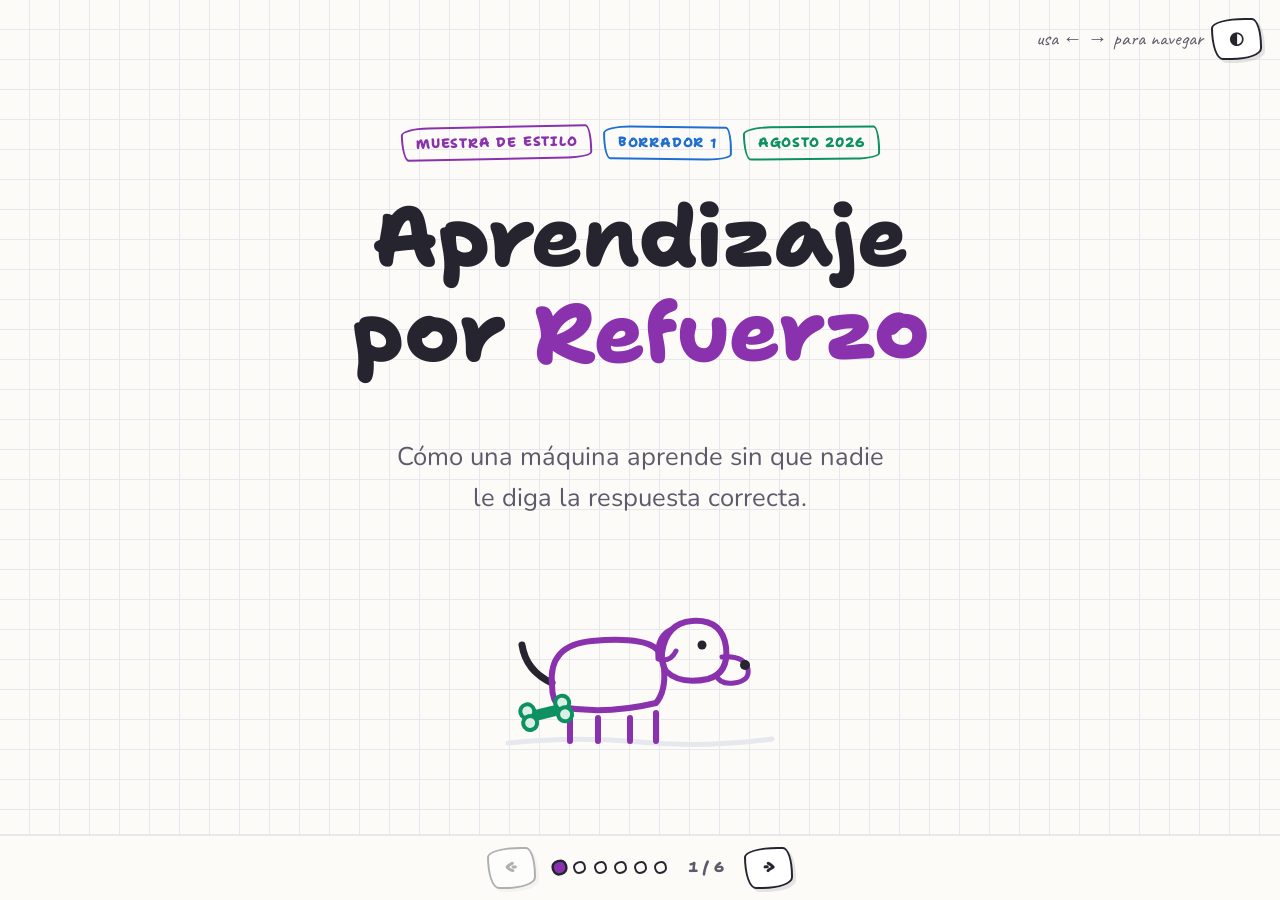
<file: estilo/muestra-estilo.html>
<!doctype html>
<html lang="es">
<head>
<meta charset="utf-8">
<meta name="viewport" content="width=device-width, initial-scale=1">
<title>Cuaderno de Refuerzo</title>
<link rel="preconnect" href="https://fonts.googleapis.com">
<link rel="preconnect" href="https://fonts.gstatic.com" crossorigin>
<link rel="stylesheet" href="https://fonts.googleapis.com/css2?family=Caveat:wght@500;700&family=Nunito:ital,wght@0,400;0,700;0,900;1,600&family=Shantell+Sans:ital,wght@0,500;0,700;0,800;1,700&display=swap">
<style>
/* ─────────────────────────────────────────────
   TOKENS — un solo lugar donde vive el color
   ───────────────────────────────────────────── */
:root {
  color-scheme: light dark;

  --papel:        #FCFBF8;
  --papel-alto:   #FFFFFF;
  --rejilla:      #E6E8EE;
  --tinta:        #26242E;
  --tinta-suave:  #5F5A6B;

  /* Marcadores — cada uno con un rol fijo */
  --morado:   #8A32AD;   /* el agente      */
  --azul:     #1F6FD0;   /* el entorno     */
  --verde:    #0E9160;   /* la recompensa  */
  --amarillo: #D99A18;   /* lo destacado   */
  --naranja:  #E05D22;   /* la exploración */

  --morado-lav:   #F1E4F8;
  --azul-lav:     #DFE9F8;
  --verde-lav:    #DAEFE5;
  --amarillo-lav: #F7EED8;
  --naranja-lav:  #FAE6DB;

  --sombra: rgba(38, 36, 46, .11);

  --paso: clamp(.8rem, min(2.2vw, 3vh), 1.9rem);
}

@media (prefers-color-scheme: dark) {
  :root:not([data-theme="light"]) {
    --papel:       #17161E;
    --papel-alto:  #201F2A;
    --rejilla:     #2E2C3C;
    --tinta:       #F3F0EA;
    --tinta-suave: #ABA5B8;

    --morado:   #C68CE2;
    --azul:     #6BA6EE;
    --verde:    #45C692;
    --amarillo: #E0BE60;
    --naranja:  #EC8B58;

    --morado-lav:   #2E1E3A;
    --azul-lav:     #182739;
    --verde-lav:    #152E25;
    --amarillo-lav: #332D1C;
    --naranja-lav:  #37261C;

    --sombra: rgba(0, 0, 0, .5);
  }
}

:root[data-theme="dark"] {
  --papel:       #17161E;
  --papel-alto:  #201F2A;
  --rejilla:     #2E2C3C;
  --tinta:       #F3F0EA;
  --tinta-suave: #ABA5B8;

  --morado:   #C68CE2;
  --azul:     #6BA6EE;
  --verde:    #45C692;
  --amarillo: #E0BE60;
  --naranja:  #EC8B58;

  --morado-lav:   #2E1E3A;
  --azul-lav:     #182739;
  --verde-lav:    #152E25;
  --amarillo-lav: #332D1C;
  --naranja-lav:  #37261C;

  --sombra: rgba(0, 0, 0, .5);
}

/* ─────────────────────────────────────────────
   BASE
   ───────────────────────────────────────────── */
*, *::before, *::after { box-sizing: border-box; }

body {
  margin: 0;
  min-height: 100vh;
  font-family: "Nunito", "Segoe UI", system-ui, sans-serif;
  font-size: clamp(.95rem, min(1.35vw, 2.1vh), 1.3rem);
  line-height: 1.6;
  color: var(--tinta);
  background-color: var(--papel);
  background-image:
    linear-gradient(var(--rejilla) 1px, transparent 1px),
    linear-gradient(90deg, var(--rejilla) 1px, transparent 1px);
  background-size: 30px 30px;
  background-position: -1px -1px;
  overflow-x: hidden;
}

h1, h2, h3, .letra-mano {
  font-family: "Shantell Sans", "Comic Sans MS", cursive;
  font-weight: 700;
  line-height: 1.12;
  text-wrap: balance;
  margin: 0;
}

.anotacion {
  font-family: "Caveat", "Bradley Hand", cursive;
  font-size: 1.55em;
  line-height: 1.25;
  color: var(--tinta-suave);
}

:focus-visible {
  outline: 3px dashed var(--naranja);
  outline-offset: 4px;
  border-radius: 4px;
}

/* ─────────────────────────────────────────────
   CAJAS DIBUJADAS A MANO
   El radio irregular imita un trazo de marcador.
   ───────────────────────────────────────────── */
.caja {
  border: 3px solid var(--tinta);
  border-radius: 70px 14px 62px 16px / 16px 58px 14px 66px;
  background: var(--papel-alto);
  padding: calc(var(--paso) * 1.1) calc(var(--paso) * 1.3);
  box-shadow: 3px 4px 0 var(--sombra);
}
.caja--b { border-radius: 14px 66px 16px 60px / 58px 16px 68px 14px; }
.caja--c { border-radius: 58px 18px 54px 16px / 16px 56px 18px 60px; }

.caja[data-color="morado"]   { border-color: var(--morado);     background: var(--morado-lav); }
.caja[data-color="azul"]     { border-color: var(--azul);     background: var(--azul-lav); }
.caja[data-color="verde"]    { border-color: var(--verde);    background: var(--verde-lav); }
.caja[data-color="amarillo"] { border-color: var(--amarillo); background: var(--amarillo-lav); }
.caja[data-color="naranja"]  { border-color: var(--naranja);  background: var(--naranja-lav); }

/* Resaltador de marcador sobre una palabra */
.resalta {
  background-image: linear-gradient(transparent 60%, var(--amarillo-lav) 60%, var(--amarillo-lav) 93%, transparent 93%);
  padding: 0 .12em;
  font-weight: 800;
}

.etiqueta {
  display: inline-block;
  font-family: "Shantell Sans", cursive;
  font-weight: 800;
  font-size: .78em;
  letter-spacing: .06em;
  text-transform: uppercase;
  padding: .3em .95em;
  border: 2.5px solid currentColor;
  border-radius: 44px 10px 40px 12px / 12px 38px 10px 42px;
  transform: rotate(-0.8deg);
}

/* ─────────────────────────────────────────────
   LÁMINAS (diapositivas)
   ───────────────────────────────────────────── */
.escenario { position: relative; }

.lamina {
  display: none;
  min-height: 100vh;
  /* El mínimo inferior (4.5rem) siempre supera la altura de la barra fija. */
  padding: clamp(3.7rem, 7.5vh, 6rem) clamp(1.1rem, 5vw, 4rem) clamp(4.5rem, 8.5vh, 6rem);
  flex-direction: column;
  /* `flex-start` + `margin-block:auto` en el hijo centra cuando sobra sitio,
     pero NUNCA desborda hacia arriba/abajo cuando falta — que es lo que hacía
     `justify-content:center` y escondía texto bajo la barra fija. */
  justify-content: flex-start;
  align-items: center;
}
.lamina.activa { display: flex; }

.lienzo {
  width: 100%;
  max-width: 1080px;
  margin-block: auto;
  display: flex;
  flex-direction: column;
  gap: calc(var(--paso) * 1.15);
}
.lienzo--ancho { max-width: 1200px; }

/* Entrada escalonada de los hijos directos del lienzo */
.lamina.activa .lienzo > * {
  animation: entra .5s cubic-bezier(.22, 1, .36, 1) backwards;
}
.lamina.activa .lienzo > :nth-child(1) { animation-delay: .04s; }
.lamina.activa .lienzo > :nth-child(2) { animation-delay: .13s; }
.lamina.activa .lienzo > :nth-child(3) { animation-delay: .22s; }
.lamina.activa .lienzo > :nth-child(4) { animation-delay: .31s; }
.lamina.activa .lienzo > :nth-child(5) { animation-delay: .40s; }

@keyframes entra {
  from { opacity: 0; transform: translateY(14px); }
  to   { opacity: 1; transform: none; }
}

/* ─────────────────────────────────────────────
   PORTADA
   ───────────────────────────────────────────── */
.portada { text-align: center; align-items: center; }

.portada h1 {
  font-size: clamp(2.1rem, min(7.6vw, 10.5vh), 5.3rem);
  font-weight: 800;
  letter-spacing: -.015em;
}
.portada h1 .destaca { color: var(--morado); display: inline-block; transform: rotate(-1deg); }

.portada .subtitulo {
  font-size: clamp(1rem, min(2.4vw, 3.2vh), 1.6rem);
  color: var(--tinta-suave);
  max-width: 34ch;
  margin-inline: auto;
}

.chips { display: flex; flex-wrap: wrap; gap: .7rem; justify-content: center; }
.chips .etiqueta:nth-child(1) { color: var(--morado); transform: rotate(-1.2deg); }
.chips .etiqueta:nth-child(2) { color: var(--azul);   transform: rotate(0.7deg); }
.chips .etiqueta:nth-child(3) { color: var(--verde);  transform: rotate(-0.5deg); }

/* ─────────────────────────────────────────────
   TÍTULOS DE SECCIÓN
   ───────────────────────────────────────────── */
.titulo-lamina { font-size: clamp(1.55rem, min(4.6vw, 6.2vh), 3.4rem); }
.titulo-lamina .sub {
  display: block;
  font-family: "Nunito", sans-serif;
  font-weight: 600;
  font-size: .42em;
  color: var(--tinta-suave);
  margin-top: .5em;
  line-height: 1.45;
}

/* ─────────────────────────────────────────────
   REJILLA DE TRES
   ───────────────────────────────────────────── */
.tres {
  display: grid;
  grid-template-columns: repeat(auto-fit, minmax(min(100%, 250px), 1fr));
  gap: calc(var(--paso) * 1.1);
  align-items: stretch;
}
.tres > .caja { display: flex; flex-direction: column; gap: .7rem; }
.tres > .caja:nth-child(1) { transform: rotate(-.4deg); }
.tres > .caja:nth-child(2) { transform: rotate(.25deg); }
.tres > .caja:nth-child(3) { transform: rotate(-.2deg); }

.tres h3 { font-size: 1.32em; }
.tres p  { margin: 0; font-size: .95em; }
.tres .pregunta {
  margin-top: auto;
  padding-top: .8rem;
  border-top: 2.5px dashed currentColor;
  font-family: "Caveat", cursive;
  font-size: 1.5em;
  line-height: 1.2;
}
.tres svg { width: 100%; height: clamp(56px, 9.5vh, 92px); }

.tres > :nth-child(1) { color: var(--azul); }
.tres > :nth-child(2) { color: var(--naranja); }
.tres > :nth-child(3) { color: var(--morado); }
.tres p, .tres h3 { color: var(--tinta); }

/* ─────────────────────────────────────────────
   BAM
   ───────────────────────────────────────────── */
.bam { text-align: center; align-items: center; gap: .4rem; }
.bam-marco { position: relative; display: inline-grid; place-items: center; padding: 1.4rem; }
.bam-marco svg { position: absolute; inset: 0; width: 100%; height: 100%; }
.bam-texto {
  position: relative;
  font-family: "Shantell Sans", cursive;
  font-weight: 800;
  font-style: italic;
  font-size: clamp(2.1rem, min(9vw, 12.5vh), 6.2rem);
  color: var(--morado);
  transform: rotate(-2.5deg);
  letter-spacing: -.02em;
  -webkit-text-stroke: 1.5px var(--tinta);
  paint-order: stroke fill;
}
.lamina.activa .bam-texto { animation: golpe .55s cubic-bezier(.3, 1.7, .5, 1) .25s backwards; }
@keyframes golpe {
  from { opacity: 0; transform: rotate(-2.5deg) scale(.65); }
  60%  { opacity: 1; transform: rotate(-2.5deg) scale(1.06); }
  to   { opacity: 1; transform: rotate(-2.5deg) scale(1); }
}

/* ─────────────────────────────────────────────
   DIAGRAMAS
   ───────────────────────────────────────────── */
.diagrama { width: 100%; }
/* El tope de altura evita que un diagrama alto empuje al resto de la lámina
   fuera de la pantalla. El viewBox reescala solo, sin deformarse. */
.diagrama svg { width: 100%; height: auto; max-height: 36vh; display: block; margin-inline: auto; }

.trazo      { fill: none; stroke-linecap: round; stroke-linejoin: round; }
.rotulo     { font-family: "Shantell Sans", cursive; font-weight: 800; }
.rotulo-min { font-family: "Caveat", cursive; font-weight: 700; }

.flujo { stroke-dasharray: 13 11; animation: fluye 2.3s linear infinite; }
@keyframes fluye { to { stroke-dashoffset: -48; } }

.menea { transform-origin: 62px 108px; animation: menear 1.4s ease-in-out infinite alternate; }
@keyframes menear { from { transform: rotate(-7deg); } to { transform: rotate(9deg); } }

/* ─────────────────────────────────────────────
   FÓRMULA
   ───────────────────────────────────────────── */
.formula {
  text-align: center;
  font-size: clamp(1.05rem, min(3.1vw, 4.2vh), 2.1rem);
  font-family: "Nunito", serif;
  font-weight: 700;
  margin: 0;
  overflow-x: auto;
  padding: .5em .2em;
}
.formula .v-estado  { color: var(--azul); }
.formula .v-premio  { color: var(--verde); }
.formula .v-gamma   { color: var(--naranja); }
.formula .v-accion  { color: var(--morado); }

.leyenda { display: grid; gap: .55rem; margin: 0; font-size: .95em; }
.leyenda div { display: flex; gap: .7rem; align-items: baseline; }
.leyenda b { font-weight: 900; min-width: 2.6em; }

/* ─────────────────────────────────────────────
   PALETA
   ───────────────────────────────────────────── */
.paleta {
  display: grid;
  grid-template-columns: repeat(auto-fit, minmax(min(100%, 172px), 1fr));
  gap: 1rem;
}
.muestra {
  border: 3px solid var(--tinta);
  border-radius: 52px 12px 46px 14px / 14px 44px 12px 50px;
  padding: 1rem 1.1rem;
  display: flex;
  flex-direction: column;
  gap: .2rem;
}
.muestra .punto {
  width: 2.5rem; height: 2.5rem;
  border-radius: 55% 45% 52% 48% / 48% 52% 48% 52%;
  border: 3px solid var(--tinta);
  margin-bottom: .35rem;
}
.muestra .nombre { font-family: "Shantell Sans", cursive; font-weight: 800; font-size: 1.05em; }
.muestra .papel  { font-size: .85em; color: var(--tinta-suave); line-height: 1.35; }

/* ─────────────────────────────────────────────
   BARRA DE NAVEGACIÓN
   ───────────────────────────────────────────── */
.barra {
  position: fixed;
  inset: auto 0 0 0;
  z-index: 20;
  display: flex;
  align-items: center;
  justify-content: center;
  gap: clamp(.5rem, 2vw, 1.1rem);
  padding: .7rem clamp(.7rem, 3vw, 1.6rem);
  background: color-mix(in srgb, var(--papel) 90%, transparent);
  backdrop-filter: blur(9px);
  border-top: 2.5px solid var(--rejilla);
}

.boton {
  font: inherit;
  font-family: "Shantell Sans", cursive;
  font-weight: 800;
  color: var(--tinta);
  background: var(--papel-alto);
  border: 2.5px solid var(--tinta);
  border-radius: 40px 12px 36px 14px / 12px 34px 14px 38px;
  padding: .3em .95em;
  cursor: pointer;
  box-shadow: 3px 3px 0 var(--sombra);
  transition: transform .12s ease, box-shadow .12s ease;
}
.boton:hover  { transform: translate(-1px, -1px); box-shadow: 4px 5px 0 var(--sombra); }
.boton:active { transform: translate(2px, 2px); box-shadow: 1px 1px 0 var(--sombra); }
.boton[disabled] { opacity: .35; cursor: default; transform: none; box-shadow: 3px 3px 0 var(--sombra); }

.puntos { display: flex; gap: .45rem; }
.puntos button {
  width: 13px; height: 13px; padding: 0;
  border: 2.5px solid var(--tinta);
  border-radius: 60% 40% 55% 45% / 45% 55% 45% 55%;
  background: transparent;
  cursor: pointer;
  transition: background .18s ease, transform .18s ease;
}
.puntos button[aria-current="true"] { background: var(--morado); transform: scale(1.25); }

.contador {
  font-family: "Shantell Sans", cursive;
  font-weight: 800;
  font-variant-numeric: tabular-nums;
  color: var(--tinta-suave);
  font-size: .9rem;
  min-width: 4.2ch;
  text-align: center;
}

.pista {
  position: fixed;
  top: 1.1rem; right: 1.1rem;
  z-index: 20;
  display: flex; gap: .5rem; align-items: center;
}
.pista .anotacion { font-size: 1.25rem; }

@media (max-width: 620px) {
  .pista .anotacion { display: none; }
  .contador { display: none; }
}

@media (prefers-reduced-motion: reduce) {
  *, *::before, *::after {
    animation-duration: .001ms !important;
    animation-iteration-count: 1 !important;
    transition-duration: .001ms !important;
  }
}
</style>

<div class="escenario" id="escenario">

  <!-- ══ 1. PORTADA ══ -->
  <section class="lamina portada activa" aria-label="Portada">
    <div class="lienzo">
      <div class="chips">
        <span class="etiqueta">Muestra de estilo</span>
        <span class="etiqueta">Borrador 1</span>
        <span class="etiqueta">Agosto 2026</span>
      </div>
      <h1>Aprendizaje<br>por <span class="destaca">Refuerzo</span></h1>
      <p class="subtitulo">Cómo una máquina aprende sin que nadie le diga la respuesta correcta.</p>
      <!-- El tope en vh (34vh de ancho ≈ 21vh de alto, viewBox 300x190) evita
           que el dibujo empuje el título fuera en pantallas bajas. -->
      <div class="diagrama" style="max-width:min(300px, 42vw, 34vh);margin-inline:auto">
        <svg viewBox="0 0 300 190" role="img" aria-label="Un perro dibujado a mano junto a un premio">
          <!-- suelo -->
          <path class="trazo" d="M18 168 q 70 -7 132 -1 t 132 -3" stroke="var(--rejilla)" stroke-width="5"/>
          <!-- cola -->
          <g class="menea">
            <path class="trazo" d="M62 108 q -26 -12 -30 -38" stroke="var(--tinta)" stroke-width="7"/>
          </g>
          <!-- cuerpo -->
          <path class="trazo" d="M62 110 q -4 -40 40 -44 q 46 -4 62 6 q 8 4 10 22 q 2 22 -8 34 q -50 12 -96 4 q -8 -6 -8 -22 z"
                fill="var(--morado-lav)" stroke="var(--morado)" stroke-width="6"/>
          <!-- patas -->
          <path class="trazo" d="M80 140 v 26 M108 143 v 23 M140 143 v 23 M166 138 v 28" stroke="var(--morado)" stroke-width="6"/>
          <!-- cabeza -->
          <path class="trazo" d="M172 78 q 4 -30 30 -32 q 30 -2 34 26 q 3 26 -18 32 q -28 6 -42 -8 q -5 -8 -4 -18 z"
                fill="var(--morado-lav)" stroke="var(--morado)" stroke-width="6"/>
          <!-- oreja -->
          <path class="trazo" d="M182 54 q -16 6 -14 30 q 12 4 18 -8" fill="var(--morado)" stroke="var(--morado)" stroke-width="5"/>
          <!-- hocico -->
          <path class="trazo" d="M232 82 q 22 -2 26 12 q 2 12 -14 14 q -14 2 -18 -8" fill="var(--papel-alto)" stroke="var(--morado)" stroke-width="5"/>
          <circle cx="255" cy="90" r="5" fill="var(--tinta)"/>
          <circle cx="212" cy="70" r="4.5" fill="var(--tinta)"/>
          <!-- premio -->
          <g transform="translate(30,132) rotate(-14)">
            <path class="trazo" d="M6 12 h 34" stroke="var(--verde)" stroke-width="11"/>
            <circle cx="6"  cy="6"  r="7" fill="var(--verde-lav)" stroke="var(--verde)" stroke-width="4"/>
            <circle cx="6"  cy="18" r="7" fill="var(--verde-lav)" stroke="var(--verde)" stroke-width="4"/>
            <circle cx="42" cy="6"  r="7" fill="var(--verde-lav)" stroke="var(--verde)" stroke-width="4"/>
            <circle cx="42" cy="18" r="7" fill="var(--verde-lav)" stroke="var(--verde)" stroke-width="4"/>
          </g>
        </svg>
      </div>
    </div>
  </section>

  <!-- ══ 2. LOS TRES APRENDIZAJES ══ -->
  <section class="lamina" aria-label="Los tres tipos de aprendizaje">
    <div class="lienzo lienzo--ancho">
      <h2 class="titulo-lamina">Ya conoces dos de los tres
        <span class="sub">Cada tipo de aprendizaje responde a una pregunta distinta. Empecemos por las que ya te suenan.</span>
      </h2>
      <div class="tres">

        <article class="caja" data-color="azul">
          <svg viewBox="0 0 120 76" role="img" aria-label="Puntos etiquetados separados por una línea">
            <path class="trazo" d="M14 60 q 40 -46 92 -44" stroke="var(--azul)" stroke-width="4.5"/>
            <circle cx="30" cy="30" r="8" fill="var(--azul)"/>
            <circle cx="52" cy="20" r="8" fill="var(--azul)"/>
            <circle cx="42" cy="58" r="8" fill="none" stroke="var(--azul)" stroke-width="4"/>
            <circle cx="76" cy="56" r="8" fill="none" stroke="var(--azul)" stroke-width="4"/>
            <path class="trazo" d="M92 22 l 7 8 l 14 -17" stroke="var(--verde)" stroke-width="5"/>
          </svg>
          <span class="etiqueta">Supervisado</span>
          <h3>Con respuestas</h3>
          <p>Le mostramos miles de ejemplos <em>ya resueltos</em>. Aprende a copiar la etiqueta correcta.</p>
          <p class="pregunta">«¿Qué es esto?»</p>
        </article>

        <article class="caja caja--b" data-color="naranja">
          <svg viewBox="0 0 120 76" role="img" aria-label="Dos grupos de puntos rodeados">
            <path class="trazo" d="M12 34 q 4 -22 24 -20 q 20 2 18 22 q -2 18 -22 18 q -22 0 -20 -20 z" stroke="var(--naranja)" stroke-width="4.5"/>
            <path class="trazo" d="M66 46 q 2 -26 24 -24 q 22 2 20 22 q -2 18 -22 18 q -24 0 -22 -16 z" stroke="var(--naranja)" stroke-width="4.5"/>
            <circle cx="26" cy="30" r="5.5" fill="var(--naranja)"/>
            <circle cx="40" cy="38" r="5.5" fill="var(--naranja)"/>
            <circle cx="32" cy="44" r="5.5" fill="var(--naranja)"/>
            <circle cx="82" cy="42" r="5.5" fill="var(--naranja)"/>
            <circle cx="94" cy="50" r="5.5" fill="var(--naranja)"/>
            <circle cx="86" cy="56" r="5.5" fill="var(--naranja)"/>
          </svg>
          <span class="etiqueta">No supervisado</span>
          <h3>Sin respuestas</h3>
          <p>Solo hay datos, ninguna etiqueta. Busca por su cuenta <em>qué se parece a qué</em>.</p>
          <p class="pregunta">«¿Qué hay aquí dentro?»</p>
        </article>

        <article class="caja caja--c" data-color="morado">
          <svg viewBox="0 0 120 76" role="img" aria-label="Huellas que avanzan hacia una estrella">
            <path class="trazo flujo" d="M10 64 q 24 6 36 -12 q 12 -18 32 -10" stroke="var(--morado)" stroke-width="4.5"/>
            <circle cx="10" cy="64" r="6" fill="var(--morado)"/>
            <circle cx="46" cy="52" r="5" fill="var(--morado)" opacity=".55"/>
            <circle cx="78" cy="42" r="5" fill="var(--morado)" opacity=".8"/>
            <path d="M99 6 l 4.5 10.5 l 11.5 1 l -8.7 7.8 l 2.6 11.3 l -9.9 -6.1 l -9.9 6.1 l 2.6 -11.3 l -8.7 -7.8 l 11.5 -1 z"
                  fill="var(--amarillo)" stroke="var(--tinta)" stroke-width="2.5" stroke-linejoin="round"/>
          </svg>
          <span class="etiqueta">Por refuerzo</span>
          <h3>Con consecuencias</h3>
          <p>Nadie da la respuesta. Prueba, recibe premio o castigo, y <em>ajusta su conducta</em>.</p>
          <p class="pregunta">«¿Qué me conviene hacer?»</p>
        </article>

      </div>
    </div>
  </section>

  <!-- ══ 3. EL BUCLE ══ -->
  <section class="lamina" aria-label="El bucle agente y entorno">
    <div class="lienzo lienzo--ancho">
      <h2 class="titulo-lamina">Todo el Aprendizaje por Refuerzo cabe en este bucle
        <span class="sub">El agente actúa. El mundo responde. El agente aprende. Y vuelta a empezar — miles de veces.</span>
      </h2>

      <div class="diagrama">
        <!-- Geometría verificada: nada de texto toca un trazo ni se sale del viewBox.
             Ápice curva superior y≈125 · etiquetas superiores terminan en y≈99
             Ápice curva inferior y≈319 · etiquetas inferiores empiezan en y≈361 -->
        <svg viewBox="0 0 900 430" role="img" aria-label="Diagrama del bucle: el agente ejecuta una acción sobre el entorno, y el entorno le devuelve un nuevo estado y una recompensa">
          <defs>
            <marker id="pta-morado" viewBox="0 0 12 12" refX="9" refY="6" markerWidth="6" markerHeight="6" orient="auto-start-reverse">
              <path d="M1 1 L11 6 L1 11 z" fill="var(--morado)"/>
            </marker>
            <marker id="pta-azul" viewBox="0 0 12 12" refX="9" refY="6" markerWidth="6" markerHeight="6" orient="auto-start-reverse">
              <path d="M1 1 L11 6 L1 11 z" fill="var(--azul)"/>
            </marker>
          </defs>

          <!-- acción: etiquetas por ENCIMA del ápice de la curva -->
          <text class="rotulo" x="450" y="56" text-anchor="middle" font-size="32" fill="var(--morado)">acción</text>
          <text class="rotulo-min" x="450" y="92" text-anchor="middle" font-size="26" fill="var(--tinta-suave)">«giro a la izquierda»</text>
          <path class="trazo flujo" d="M334 188 C 400 104, 500 104, 560 186"
                stroke="var(--morado)" stroke-width="6" marker-end="url(#pta-morado)"/>

          <!-- AGENTE -->
          <g transform="rotate(-0.6 195 222)">
            <rect x="60" y="162" width="270" height="120" rx="26"
                  fill="var(--morado-lav)" stroke="var(--morado)" stroke-width="6"/>
            <text class="rotulo" x="195" y="214" text-anchor="middle" font-size="40" fill="var(--tinta)">AGENTE</text>
            <text class="rotulo-min" x="195" y="250" text-anchor="middle" font-size="27" fill="var(--tinta-suave)">el que aprende</text>
          </g>

          <!-- ENTORNO -->
          <g transform="rotate(0.6 705 222)">
            <rect x="570" y="162" width="270" height="120" rx="26"
                  fill="var(--azul-lav)" stroke="var(--azul)" stroke-width="6"/>
            <text class="rotulo" x="705" y="214" text-anchor="middle" font-size="40" fill="var(--tinta)">ENTORNO</text>
            <text class="rotulo-min" x="705" y="250" text-anchor="middle" font-size="27" fill="var(--tinta-suave)">el mundo</text>
          </g>

          <!-- nuevo estado + recompensa: viajan juntos por la misma flecha -->
          <path class="trazo flujo" d="M566 256 C 500 340, 400 340, 340 258"
                stroke="var(--azul)" stroke-width="6" marker-end="url(#pta-azul)"/>
          <text class="rotulo" x="450" y="384" text-anchor="middle" font-size="32"><tspan fill="var(--azul)">nuevo estado</tspan><tspan fill="var(--tinta-suave)"> + </tspan><tspan fill="var(--verde)">recompensa</tspan></text>
          <text class="rotulo-min" x="450" y="418" text-anchor="middle" font-size="26" fill="var(--tinta-suave)">«dónde estoy · qué tal lo hice»</text>
        </svg>
      </div>

      <div class="caja" data-color="amarillo" style="transform:rotate(-.3deg)">
        <p style="margin:0"><span class="resalta">La recompensa es todo lo que el agente recibe.</span> No hay etiquetas, no hay manual, no hay ejemplos resueltos. Solo un número que dice «esto estuvo bien» o «esto estuvo mal» — y llega tarde, a veces cientos de pasos después de la decisión que lo causó.</p>
      </div>
    </div>
  </section>

  <!-- ══ 4. BAM ══ -->
  <section class="lamina" aria-label="Momento de énfasis">
    <div class="lienzo bam">
      <p class="anotacion" style="font-size:1.6rem">Y cuando por fin encaja la idea...</p>
      <div class="bam-marco">
        <svg viewBox="0 0 600 300" aria-hidden="true">
          <path d="M300 8 l 34 62 l 68 -38 l -18 74 l 74 -8 l -52 54 l 66 34 l -74 22 l 40 62 l -76 -22 l -6 76 l -48 -60 l -48 60 l -6 -76 l -76 22 l 40 -62 l -74 -22 l 66 -34 l -52 -54 l 74 8 l -18 -74 l 68 38 z"
                fill="var(--amarillo-lav)" stroke="var(--amarillo)" stroke-width="6" stroke-linejoin="round"/>
        </svg>
        <span class="bam-texto">¡BAM!</span>
      </div>
      <p style="max-width:44ch;margin-inline:auto">Los momentos clave se celebran. Este estilo usa una explosión cuando una idea difícil por fin queda clara.</p>
    </div>
  </section>

  <!-- ══ 5. LO TÉCNICO ══ -->
  <section class="lamina" aria-label="Tratamiento de contenido técnico">
    <div class="lienzo">
      <h2 class="titulo-lamina">Y cuando toca ponerse técnico
        <span class="sub">Las fórmulas también se dibujan. Cada símbolo lleva el color de lo que representa, y debajo va su traducción al castellano.</span>
      </h2>

      <div class="caja" data-color="azul" style="transform:rotate(.25deg)">
        <p class="formula">
          <span class="v-estado">V(s)</span>
          &nbsp;=&nbsp;
          max<sub style="font-size:.6em"><span class="v-accion">a</span></sub>
          &nbsp;[&nbsp;<span class="v-premio">r</span>
          &nbsp;+&nbsp;
          <span class="v-gamma">γ</span>&nbsp;·&nbsp;<span class="v-estado">V(s′)</span>&nbsp;]
        </p>
      </div>

      <div class="leyenda">
        <div><b style="color:var(--azul)">V(s)</b><span>Lo bueno que es estar aquí, contando todo lo que vendrá después.</span></div>
        <div><b style="color:var(--morado)">a</b><span>La acción que elijo. Me quedo con la mejor de todas.</span></div>
        <div><b style="color:var(--verde)">r</b><span>El premio que recibo ahora mismo, al instante.</span></div>
        <div><b style="color:var(--naranja)">γ</b><span>Cuánto me importa el futuro. Entre 0 (nada) y 1 (muchísimo).</span></div>
      </div>

      <p class="anotacion" style="text-align:right;transform:rotate(-1deg)">↑ la ecuación de Bellman, sin susto</p>
    </div>
  </section>

  <!-- ══ 6. PALETA ══ -->
  <section class="lamina" aria-label="Paleta de color">
    <div class="lienzo lienzo--ancho">
      <h2 class="titulo-lamina">Cada color significa una cosa
        <span class="sub">No son adornos: el color es información. Si algo es morado, en toda la presentación es el agente.</span>
      </h2>
      <div class="paleta">
        <div class="muestra" style="border-color:var(--morado)">
          <span class="punto" style="background:var(--morado);border-color:var(--morado)"></span>
          <span class="nombre" style="color:var(--morado)">Morado</span>
          <span class="papel">El agente. Quien decide y aprende.</span>
        </div>
        <div class="muestra" style="border-color:var(--azul)">
          <span class="punto" style="background:var(--azul);border-color:var(--azul)"></span>
          <span class="nombre" style="color:var(--azul)">Azul</span>
          <span class="papel">El entorno y los estados. El mundo.</span>
        </div>
        <div class="muestra" style="border-color:var(--verde)">
          <span class="punto" style="background:var(--verde);border-color:var(--verde)"></span>
          <span class="nombre" style="color:var(--verde)">Verde</span>
          <span class="papel">La recompensa. Lo que sale bien.</span>
        </div>
        <div class="muestra" style="border-color:var(--naranja)">
          <span class="punto" style="background:var(--naranja);border-color:var(--naranja)"></span>
          <span class="nombre" style="color:var(--naranja)">Naranja</span>
          <span class="papel">La exploración. Probar algo nuevo.</span>
        </div>
        <div class="muestra" style="border-color:var(--amarillo)">
          <span class="punto" style="background:var(--amarillo);border-color:var(--amarillo)"></span>
          <span class="nombre" style="color:#8A6A16">Amarillo</span>
          <span class="papel">Lo destacado. Subrayados y avisos.</span>
        </div>
      </div>
      <p class="anotacion">Tipografías: <b>Shantell Sans</b> en títulos · <b>Nunito</b> en el cuerpo · <b>Caveat</b> para las notas al margen, como esta.</p>
    </div>
  </section>

</div>

<div class="pista">
  <span class="anotacion">usa ← → para navegar</span>
  <button class="boton" id="tema" type="button" aria-label="Cambiar entre modo claro y oscuro">◐</button>
</div>

<nav class="barra" aria-label="Navegación de la presentación">
  <button class="boton" id="antes" type="button" aria-label="Lámina anterior">←</button>
  <div class="puntos" id="puntos"></div>
  <span class="contador" id="contador"></span>
  <button class="boton" id="despues" type="button" aria-label="Lámina siguiente">→</button>
</nav>

<script>
(function () {
  var laminas  = Array.prototype.slice.call(document.querySelectorAll('.lamina'));
  var puntos   = document.getElementById('puntos');
  var contador = document.getElementById('contador');
  var antes    = document.getElementById('antes');
  var despues  = document.getElementById('despues');
  var actual   = 0;

  laminas.forEach(function (lamina, i) {
    var b = document.createElement('button');
    b.type = 'button';
    b.setAttribute('aria-label', 'Ir a la lámina ' + (i + 1));
    b.addEventListener('click', function () { ir(i); });
    puntos.appendChild(b);
  });

  function ir(i) {
    actual = Math.max(0, Math.min(laminas.length - 1, i));
    laminas.forEach(function (lamina, n) {
      lamina.classList.toggle('activa', n === actual);
    });
    Array.prototype.forEach.call(puntos.children, function (b, n) {
      b.setAttribute('aria-current', n === actual ? 'true' : 'false');
    });
    contador.textContent = (actual + 1) + ' / ' + laminas.length;
    antes.disabled   = actual === 0;
    despues.disabled = actual === laminas.length - 1;
    window.scrollTo(0, 0);
  }

  antes.addEventListener('click',   function () { ir(actual - 1); });
  despues.addEventListener('click', function () { ir(actual + 1); });

  document.addEventListener('keydown', function (e) {
    var enBoton = e.target && e.target.closest && e.target.closest('button');
    if (enBoton && (e.key === ' ' || e.key === 'Enter')) return;
    if (e.key === 'ArrowRight' || e.key === 'PageDown' || e.key === ' ') { e.preventDefault(); ir(actual + 1); }
    if (e.key === 'ArrowLeft'  || e.key === 'PageUp')                    { e.preventDefault(); ir(actual - 1); }
    if (e.key === 'Home') { e.preventDefault(); ir(0); }
    if (e.key === 'End')  { e.preventDefault(); ir(laminas.length - 1); }
  });

  var x0 = null;
  document.addEventListener('touchstart', function (e) { x0 = e.changedTouches[0].clientX; }, { passive: true });
  document.addEventListener('touchend', function (e) {
    if (x0 === null) return;
    var d = e.changedTouches[0].clientX - x0;
    if (Math.abs(d) > 60) ir(actual + (d < 0 ? 1 : -1));
    x0 = null;
  }, { passive: true });

  /* Tema: sigue al sistema hasta que alguien lo cambia a mano. */
  var raiz  = document.documentElement;
  var oscuro = window.matchMedia('(prefers-color-scheme: dark)');
  document.getElementById('tema').addEventListener('click', function () {
    var esOscuro = raiz.getAttribute('data-theme')
      ? raiz.getAttribute('data-theme') === 'dark'
      : oscuro.matches;
    raiz.setAttribute('data-theme', esOscuro ? 'light' : 'dark');
  });

  ir(0);
})();
</script>
</body>
</html>
</file>
<file: presentacion/sistema.css>
/* ═══════════════════════════════════════════════════════════
   SISTEMA DE DISEÑO · "Cuaderno de Refuerzo"
   Fuente única de verdad del estilo visual (borrador 3, aprobado).

   Concepto: cuaderno cuadriculado. La rejilla del fondo no es adorno,
   es el *grid world*, el entorno clásico del Aprendizaje por Refuerzo.

   REGLA DURA DEL PROYECTO: cero texto solapado, cero texto cortado.
   Las escalas usan min(Xvw, Yvh) para que el contenido encoja en
   pantallas bajas en vez de desbordarse. No cambiar sin re-verificar
   con `python3 estilo/verificar.py`.
   ═══════════════════════════════════════════════════════════ */

/* ── TOKENS ──────────────────────────────────────────────── */
:root {
  color-scheme: light dark;

  --papel:        #FCFBF8;
  --papel-alto:   #FFFFFF;
  --rejilla:      #E6E8EE;
  --tinta:        #26242E;
  --tinta-suave:  #5F5A6B;

  /* Marcadores — cada color tiene UN rol fijo en toda la presentación */
  --morado:   #8A32AD;   /* el agente      */
  --azul:     #1F6FD0;   /* el entorno     */
  --verde:    #0E9160;   /* la recompensa  */
  --amarillo: #D99A18;   /* lo destacado   */
  --naranja:  #E05D22;   /* la exploración */

  --morado-lav:   #F1E4F8;
  --azul-lav:     #DFE9F8;
  --verde-lav:    #DAEFE5;
  --amarillo-lav: #F7EED8;
  --naranja-lav:  #FAE6DB;

  --sombra: rgba(38, 36, 46, .11);
  --paso: clamp(.8rem, min(2.2vw, 3vh), 1.9rem);
}

@media (prefers-color-scheme: dark) {
  :root:not([data-theme="light"]) {
    --papel:       #17161E;
    --papel-alto:  #201F2A;
    --rejilla:     #2E2C3C;
    --tinta:       #F3F0EA;
    --tinta-suave: #ABA5B8;

    --morado:   #C68CE2;
    --azul:     #6BA6EE;
    --verde:    #45C692;
    --amarillo: #E0BE60;
    --naranja:  #EC8B58;

    --morado-lav:   #2E1E3A;
    --azul-lav:     #182739;
    --verde-lav:    #152E25;
    --amarillo-lav: #332D1C;
    --naranja-lav:  #37261C;

    --sombra: rgba(0, 0, 0, .5);
  }
}

:root[data-theme="dark"] {
  --papel:       #17161E;
  --papel-alto:  #201F2A;
  --rejilla:     #2E2C3C;
  --tinta:       #F3F0EA;
  --tinta-suave: #ABA5B8;

  --morado:   #C68CE2;
  --azul:     #6BA6EE;
  --verde:    #45C692;
  --amarillo: #E0BE60;
  --naranja:  #EC8B58;

  --morado-lav:   #2E1E3A;
  --azul-lav:     #182739;
  --verde-lav:    #152E25;
  --amarillo-lav: #332D1C;
  --naranja-lav:  #37261C;

  --sombra: rgba(0, 0, 0, .5);
}

/* ── BASE ────────────────────────────────────────────────── */
*, *::before, *::after { box-sizing: border-box; }

body {
  margin: 0;
  min-height: 100vh;
  font-family: "Nunito", "Segoe UI", system-ui, sans-serif;
  font-size: clamp(.95rem, min(1.35vw, 2.1vh), 1.3rem);
  line-height: 1.6;
  color: var(--tinta);
  background-color: var(--papel);
  background-image:
    linear-gradient(var(--rejilla) 1px, transparent 1px),
    linear-gradient(90deg, var(--rejilla) 1px, transparent 1px);
  background-size: 30px 30px;
  background-position: -1px -1px;
  overflow-x: hidden;
}

h1, h2, h3, .letra-mano {
  font-family: "Shantell Sans", "Comic Sans MS", cursive;
  font-weight: 700;
  line-height: 1.12;
  text-wrap: balance;
  margin: 0;
}

p { margin: 0; }

.anotacion {
  font-family: "Caveat", "Bradley Hand", cursive;
  font-size: 1.5em;
  line-height: 1.25;
  color: var(--tinta-suave);
}

:focus-visible {
  outline: 3px dashed var(--naranja);
  outline-offset: 4px;
  border-radius: 4px;
}

/* ── CAJAS DIBUJADAS A MANO ──────────────────────────────── */
.caja {
  border: 3px solid var(--tinta);
  border-radius: 70px 14px 62px 16px / 16px 58px 14px 66px;
  background: var(--papel-alto);
  padding: calc(var(--paso) * 1.05) calc(var(--paso) * 1.25);
  box-shadow: 3px 4px 0 var(--sombra);
}
.caja--b { border-radius: 14px 66px 16px 60px / 58px 16px 68px 14px; }
.caja--c { border-radius: 58px 18px 54px 16px / 16px 56px 18px 60px; }

.caja[data-color="morado"]   { border-color: var(--morado);   background: var(--morado-lav); }
.caja[data-color="azul"]     { border-color: var(--azul);     background: var(--azul-lav); }
.caja[data-color="verde"]    { border-color: var(--verde);    background: var(--verde-lav); }
.caja[data-color="amarillo"] { border-color: var(--amarillo); background: var(--amarillo-lav); }
.caja[data-color="naranja"]  { border-color: var(--naranja);  background: var(--naranja-lav); }

.resalta {
  background-image: linear-gradient(transparent 60%, var(--amarillo-lav) 60%, var(--amarillo-lav) 93%, transparent 93%);
  padding: 0 .12em;
  font-weight: 800;
}

.etiqueta {
  display: inline-block;
  font-family: "Shantell Sans", cursive;
  font-weight: 800;
  font-size: .78em;
  letter-spacing: .06em;
  text-transform: uppercase;
  padding: .3em .95em;
  border: 2.5px solid currentColor;
  border-radius: 44px 10px 40px 12px / 12px 38px 10px 42px;
  transform: rotate(-0.8deg);
}

/* ── LÁMINAS ─────────────────────────────────────────────── */
.escenario { position: relative; }

.lamina {
  display: none;
  min-height: 100vh;
  /* El mínimo inferior (4.5rem) siempre supera la altura de la barra fija. */
  padding: clamp(3.7rem, 7.5vh, 6rem) clamp(1.1rem, 5vw, 4rem) clamp(4.5rem, 8.5vh, 6rem);
  flex-direction: column;
  /* `flex-start` + `margin-block:auto` centra cuando sobra sitio pero NUNCA
     desborda cuando falta — `justify-content:center` sí lo hacía, y escondía
     texto bajo la barra fija. */
  justify-content: flex-start;
  align-items: center;
}
.lamina.activa { display: flex; }

.lienzo {
  width: 100%;
  max-width: 1080px;
  margin-block: auto;
  display: flex;
  flex-direction: column;
  gap: calc(var(--paso) * 1.15);
}
.lienzo--ancho { max-width: 1240px; }

.lamina.activa .lienzo > * { animation: entra .5s cubic-bezier(.22, 1, .36, 1) backwards; }
.lamina.activa .lienzo > :nth-child(1) { animation-delay: .04s; }
.lamina.activa .lienzo > :nth-child(2) { animation-delay: .12s; }
.lamina.activa .lienzo > :nth-child(3) { animation-delay: .20s; }
.lamina.activa .lienzo > :nth-child(4) { animation-delay: .28s; }
.lamina.activa .lienzo > :nth-child(5) { animation-delay: .36s; }

@keyframes entra {
  from { opacity: 0; transform: translateY(14px); }
  to   { opacity: 1; transform: none; }
}

/* ── TÍTULOS ─────────────────────────────────────────────── */
.titulo-lamina { font-size: clamp(1.55rem, min(4.6vw, 6.2vh), 3.4rem); }
.titulo-lamina .sub {
  display: block;
  font-family: "Nunito", sans-serif;
  font-weight: 600;
  font-size: .42em;
  color: var(--tinta-suave);
  margin-top: .5em;
  line-height: 1.45;
}

/* ── PORTADA Y DIVISORES ─────────────────────────────────── */
.portada { text-align: center; }
.portada h1 {
  font-size: clamp(2.1rem, min(7.6vw, 10.5vh), 5.3rem);
  font-weight: 800;
  letter-spacing: -.015em;
}
.portada h1 .destaca { color: var(--morado); display: inline-block; transform: rotate(-1deg); }
.portada .subtitulo {
  font-size: clamp(1rem, min(2.4vw, 3.2vh), 1.6rem);
  color: var(--tinta-suave);
  max-width: 36ch;
  margin-inline: auto;
}

/* Línea de crédito institucional: sobria a propósito, sin el tratamiento
   lúdico de .etiqueta — es una atribución formal, no una etiqueta de tema. */
.creditos {
  font-family: "Shantell Sans", cursive;
  font-weight: 700;
  font-size: clamp(.72rem, min(1.7vw, 2.2vh), .95rem);
  letter-spacing: .05em;
  text-transform: uppercase;
  color: var(--tinta-suave);
  text-align: center;
}

.divisor { text-align: center; }
.divisor .numero {
  font-family: "Shantell Sans", cursive;
  font-weight: 800;
  font-size: clamp(3.4rem, min(13vw, 17vh), 8.5rem);
  line-height: 1;
  color: var(--morado);
  -webkit-text-stroke: 2px var(--tinta);
  paint-order: stroke fill;
}
.divisor h2 { font-size: clamp(1.7rem, min(5.4vw, 7vh), 3.6rem); }
.divisor .lema {
  font-size: clamp(1rem, min(2.3vw, 3.1vh), 1.5rem);
  color: var(--tinta-suave);
  max-width: 40ch;
  margin-inline: auto;
}

/* ── REJILLAS DE TARJETAS ────────────────────────────────── */
.tres, .dos, .cuatro {
  display: grid;
  gap: calc(var(--paso) * 1.05);
  align-items: stretch;
}
.tres   { grid-template-columns: repeat(auto-fit, minmax(min(100%, 240px), 1fr)); }
.dos    { grid-template-columns: repeat(auto-fit, minmax(min(100%, 300px), 1fr)); }
.cuatro { grid-template-columns: repeat(auto-fit, minmax(min(100%, 200px), 1fr)); }

.tres > .caja, .dos > .caja, .cuatro > .caja {
  display: flex; flex-direction: column; gap: .55rem;
}
.tres > .caja:nth-child(1), .dos > .caja:nth-child(1) { transform: rotate(-.4deg); }
.tres > .caja:nth-child(2), .dos > .caja:nth-child(2) { transform: rotate(.25deg); }
.tres > .caja:nth-child(3) { transform: rotate(-.2deg); }

.tres h3, .dos h3, .cuatro h3 { font-size: 1.28em; color: var(--tinta); }
.tres p, .dos p, .cuatro p { font-size: .95em; color: var(--tinta); }

.pregunta {
  margin-top: auto;
  padding-top: .7rem;
  border-top: 2.5px dashed currentColor;
  font-family: "Caveat", cursive;
  font-size: 1.45em;
  line-height: 1.2;
}

.icono { width: 100%; height: clamp(52px, 9vh, 88px); }

/* ── DIAGRAMAS SVG ───────────────────────────────────────── */
.diagrama { width: 100%; }
/* El tope de altura impide que un diagrama alto empuje el resto de la lámina
   fuera de pantalla. 36vh es el valor verificado hasta 1024x768; cada lámina
   puede afinarlo con la variable --tope-diagrama. */
.diagrama svg { width: 100%; height: auto; max-height: var(--tope-diagrama, 36vh); display: block; margin-inline: auto; }

.trazo      { fill: none; stroke-linecap: round; stroke-linejoin: round; }
.rotulo     { font-family: "Shantell Sans", cursive; font-weight: 800; }
.rotulo-min { font-family: "Caveat", cursive; font-weight: 700; }

.flujo { stroke-dasharray: 13 11; animation: fluye 2.3s linear infinite; }
@keyframes fluye { to { stroke-dashoffset: -48; } }

/* Cola del perro de portada — el pivote coincide con el arranque del trazo. */
.menea { transform-origin: 62px 108px; animation: menear 1.4s ease-in-out infinite alternate; }
@keyframes menear { from { transform: rotate(-7deg); } to { transform: rotate(9deg); } }

/* ── LISTAS ──────────────────────────────────────────────── */
/* OJO: `li` NO puede ser `display:grid` con contenido mixto (texto + <b>).
   CSS Grid convierte cada nodo de texto y cada elemento inline en un grid
   item aparte, así que "Los datos <b>ya existen</b> y..." se partía en 3
   items sueltos que el auto-placement repartía en columnas y filas
   distintas — de ahí los huecos gigantes que parecían justificación.
   La viñeta va aparte, como pseudo-elemento posicionado; el texto queda en
   flujo normal y nunca se puede volver a romper así. */
.lista { display: grid; gap: .6rem; margin: 0; padding: 0; list-style: none; }
.lista li {
  position: relative;
  padding-left: 1.5em;
}
.lista li::before {
  content: "";
  position: absolute;
  left: 0;
  top: .45em;
  width: .62em; height: .62em;
  border: 2.5px solid var(--morado);
  border-radius: 55% 45% 52% 48% / 48% 52% 48% 52%;
}
.lista--verde li::before   { border-color: var(--verde); }
.lista--naranja li::before { border-color: var(--naranja); }
.lista--azul li::before    { border-color: var(--azul); }

/* ── FÓRMULAS ────────────────────────────────────────────── */
.formula {
  text-align: center;
  font-size: clamp(1.05rem, min(3.1vw, 4.2vh), 2.05rem);
  font-family: "Nunito", sans-serif;
  font-weight: 700;
  overflow-x: auto;
  padding: .35em .2em;
  margin: 0;
  white-space: nowrap;
}
.formula--peq { font-size: clamp(.95rem, min(2.4vw, 3.3vh), 1.5rem); }
.v-estado { color: var(--azul); }
.v-premio { color: var(--verde); }
.v-gamma  { color: var(--naranja); }
.v-accion { color: var(--morado); }

.leyenda { display: grid; gap: .38rem; margin: 0; font-size: .93em; }
.leyenda div { display: grid; grid-template-columns: minmax(3.4em, auto) 1fr; gap: .8rem; align-items: baseline; }
.leyenda b { font-weight: 900; font-variant-numeric: tabular-nums; }

/* ── TABLA COMPARATIVA ───────────────────────────────────── */
.tabla-envoltorio { overflow-x: auto; }
table.comparativa {
  width: 100%;
  min-width: 540px;
  border-collapse: collapse;
  font-size: .93em;
}
table.comparativa th, table.comparativa td {
  padding: .6em .8em;
  text-align: left;
  border-bottom: 2.5px dashed var(--rejilla);
  vertical-align: top;
}
table.comparativa th {
  font-family: "Shantell Sans", cursive;
  font-weight: 800;
  color: var(--tinta);
}
table.comparativa tbody th { color: var(--tinta-suave); font-size: .95em; }
table.comparativa td { color: var(--tinta); }
table.comparativa tr:last-child td, table.comparativa tr:last-child th { border-bottom: 0; }
.si { color: var(--verde); font-weight: 800; }
.no { color: var(--naranja); font-weight: 800; }

/* ── BARRA DE NAVEGACIÓN ─────────────────────────────────── */
.barra {
  position: fixed;
  inset: auto 0 0 0;
  z-index: 20;
  display: flex;
  align-items: center;
  justify-content: center;
  gap: clamp(.5rem, 2vw, 1.1rem);
  padding: .6rem clamp(.7rem, 3vw, 1.6rem);
  background: color-mix(in srgb, var(--papel) 90%, transparent);
  backdrop-filter: blur(9px);
  border-top: 2.5px solid var(--rejilla);
}

.boton {
  font: inherit;
  font-family: "Shantell Sans", cursive;
  font-weight: 800;
  color: var(--tinta);
  background: var(--papel-alto);
  border: 2.5px solid var(--tinta);
  border-radius: 40px 12px 36px 14px / 12px 34px 14px 38px;
  padding: .3em .95em;
  cursor: pointer;
  box-shadow: 3px 3px 0 var(--sombra);
  transition: transform .12s ease, box-shadow .12s ease;
}
.boton:hover  { transform: translate(-1px, -1px); box-shadow: 4px 5px 0 var(--sombra); }
.boton:active { transform: translate(2px, 2px); box-shadow: 1px 1px 0 var(--sombra); }
.boton[disabled] { opacity: .35; cursor: default; transform: none; box-shadow: 3px 3px 0 var(--sombra); }
.boton--peq { font-size: .85em; padding: .25em .8em; }

/* Puntos agrupados por momento */
.puntos { display: flex; align-items: center; gap: .9rem; }
.grupo-puntos { display: flex; gap: .34rem; }
.puntos button {
  width: 9px; height: 9px; padding: 0;
  border: 2px solid var(--tinta-suave);
  border-radius: 55% 45% 52% 48% / 48% 52% 48% 52%;
  background: transparent;
  cursor: pointer;
  transition: background .18s ease, transform .18s ease, border-color .18s ease;
}
.puntos button[aria-current="true"] {
  background: var(--morado); border-color: var(--morado); transform: scale(1.5);
}
.puntos button[data-visto="si"] { background: var(--tinta-suave); }

.contador {
  font-family: "Shantell Sans", cursive;
  font-weight: 800;
  font-variant-numeric: tabular-nums;
  color: var(--tinta-suave);
  font-size: .85rem;
  min-width: 5ch;
  text-align: center;
}

/* ── ELEMENTOS FIJOS SUPERIORES ──────────────────────────── */
.momento-actual {
  position: fixed;
  top: 1rem; left: 1rem;
  z-index: 20;
  font-family: "Shantell Sans", cursive;
  font-weight: 800;
  font-size: .78rem;
  letter-spacing: .05em;
  text-transform: uppercase;
  color: var(--tinta-suave);
  border: 2.5px solid var(--rejilla);
  border-radius: 44px 10px 40px 12px / 12px 38px 10px 42px;
  padding: .3em .9em;
  background: color-mix(in srgb, var(--papel) 88%, transparent);
  max-width: 42vw;
  overflow: hidden;
  text-overflow: ellipsis;
  white-space: nowrap;
}

.pista {
  position: fixed;
  top: 1rem; right: 1rem;
  z-index: 20;
  display: flex; gap: .5rem; align-items: center;
}
.pista .anotacion { font-size: 1.15rem; }

@media (max-width: 760px) {
  .pista .anotacion { display: none; }
  .contador { display: none; }
}

@media (prefers-reduced-motion: reduce) {
  *, *::before, *::after {
    animation-duration: .001ms !important;
    animation-iteration-count: 1 !important;
    transition-duration: .001ms !important;
  }
}
</file>
